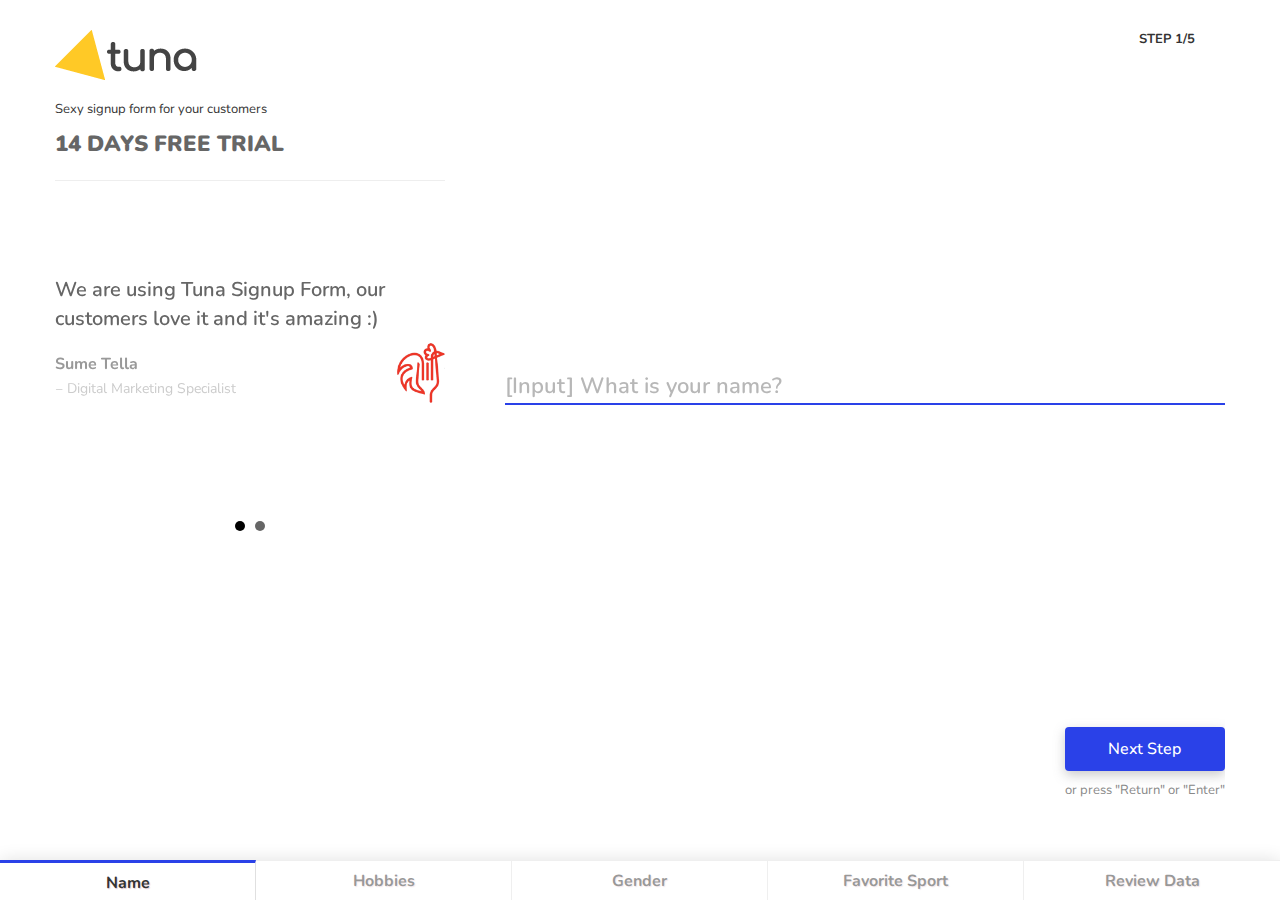
<file: demo/tuna/index.html>
<!DOCTYPE html>
<html>
  <head>
    <title>Signup Form</title>
    <meta charset="utf-8" />
    <meta
      name="viewport"
      content="width=device-width, initial-scale=1, maximum-scale=1"
    />
    <meta name="description" content="" />
    <meta name="author" content="" />
    <meta name="keywords" content="" />

    <!-- build:css -->
    <link rel="stylesheet" href="tunaform-assets/css/bootstrap.min.css" />
    <link rel="stylesheet" href="tunaform-assets/css/jquery.bxslider.min.css" />
    <link rel="stylesheet" href="tunaform-assets/css/font.css" />
    <link rel="stylesheet" href="tunaform-assets/css/uniform-default.css" />
    <link rel="stylesheet" href="tunaform-assets/css/bootstrap-select.css" />
    <link rel="stylesheet" href="tunaform-assets/css/sweetalert.css" />
    <link rel="stylesheet" href="tunaform-assets/css/style.css" />
    <!-- endbuild -->

    <!-- template:css -->
    <!-- endtemplate -->

    <!-- HTML5 shim and Respond.js for IE8 support of HTML5 elements and media queries -->
    <!--[if lt IE 9]>
      <script src="https://oss.maxcdn.com/html5shiv/3.7.2/html5shiv.min.js"></script>
      <script src="https://oss.maxcdn.com/respond/1.4.2/respond.min.js"></script>
    <![endif]-->
  </head>
  <body>
    <div class="tuna-loader-container">
      <div class="tuna-loader"></div>
    </div>

    <!-- < STEP BAR > -->
    <div class="st-container">
      <input
        type="radio"
        name="radio-set"
        checked="checked"
        id="st-control-1"
      />
      <a href="#st-panel-1" class="st-add"
        ><span class="icon-line-awesome-calendar"></span> Name</a
      >
      <input type="radio" name="radio-set" id="st-control-2" />
      <a href="#st-panel-2" class="st-add"
        ><span class="icon-line-awesome-calendar"></span> Hobbies</a
      >
      <input type="radio" name="radio-set" id="st-control-3" />
      <a href="#st-panel-3" class="st-add"
        ><span class="icon-line-awesome-calendar"></span> Gender</a
      >
      <input type="radio" name="radio-set" id="st-control-4" />
      <a href="#st-panel-4" class="st-add"
        ><span class="icon-line-awesome-calendar"></span> Favorite Sport</a
      >
      <input type="radio" name="radio-set" id="st-control-5" />
      <a href="#st-panel-5" class="st-add"
        ><span class="icon-line-awesome-map-signs"></span> Review Data</a
      >
    </div>
    <!-- </ STEP BAR > -->

    <div class="tuna-signup-container">
      <div class="bg-container">
        <div class="the-background">
          <div class="icon-one now-in-view"></div>
          <div class="icon-two now-in-view"></div>
          <div class="icon-two now-in-view"></div>
          <div class="icon-seventeen now-in-view"></div>
          <div class="icon-three now-in-view"></div>
          <div class="icon-six now-in-view"></div>
          <div class="icon-five now-in-view"></div>
          <div class="icon-four now-in-view"></div>
          <span class="icon-sixteen now-in-view"></span>
        </div>
      </div>

      <div class="container">
        <div class="row">
          <div class="tuna-signup-left col-md-4 col-sm-4">
            <img
              class="tuna-signup-logo"
              src="tunaform-assets/images/tuna-logo.png"
              alt="logo"
            />
            <p>Sexy signup form for your customers</p>
            <p class="tuna-trial">14 Days Free Trial</p>
            <hr />
            <div class="tuna-slider-container">
              <ul class="tuna-slider">
                <li class="tuna-signup-testimonial">
                  <i class="icon-quote"></i>
                  <p>
                    We are using Tuna Signup Form, our customers love it and
                    it's amazing :)
                  </p>
                  <img
                    src="tunaform-assets/images/testimonials/logo1.png"
                    alt=""
                  />
                  <b>Sume Tella<span>‒ Digital Marketing Specialist</span></b>
                </li>
                <li class="tuna-signup-testimonial">
                  <i class="icon-quote"></i>
                  <p>
                    We are using Tuna Signup Form, our customers love it and
                    it's amazing :)
                  </p>
                  <img
                    src="tunaform-assets/images/testimonials/logo1.png"
                    alt=""
                  />
                  <b>John Masculer<span>‒ Customer Service Department</span></b>
                </li>
              </ul>
            </div>
          </div>
          <div class="tuna-signup-right col-md-8 col-sm-8 ">
            <div class="steps-count">
              STEP <span class="step-current">1</span>/<span
                class="step-count"
              ></span>
            </div>

            <div class="tuna-steps">
              <div class="step step-active" data-step-id="1">
                <label class="formLabel" for="tn_name"
                  >[Input] What is your name?</label
                >
                <input
                  type="text"
                  class="formInput"
                  id="tn_name"
                  name="tn_name"
                  autocomplete="off"
                  spellcheck="false"
                />
                <div class="help-error">
                  <i class="icon icon-warning"></i> Name field is required!
                </div>
              </div>
              <div class="step" data-step-id="2">
                <div class="step-label">
                  [Checkboxes] What are your hobbies?
                </div>
                <label class="checkbox-inline"
                  ><input type="checkbox" value="READING" name="tn_hobbies[]" />
                  Reading Books</label
                >
                <label class="checkbox-inline"
                  ><input type="checkbox" value="GUITAR" name="tn_hobbies[]" />
                  Playing Guitar</label
                >
                <label class="checkbox-inline"
                  ><input type="checkbox" value="BICYCLE" name="tn_hobbies[]" />
                  Riding Bicycle</label
                >
                <label class="checkbox-inline"
                  ><input type="checkbox" value="BOWLING" name="tn_hobbies[]" />
                  Bowling</label
                >
                <div class="help-error">
                  <i class="icon icon-warning"></i> You must select an option at
                  least!
                </div>
              </div>
              <div class="step" data-step-id="3">
                <div class="step-label">[Radios] What is your gender?</div>
                <label class="radio-inline"
                  ><input type="radio" value="MALE" name="tn_gender" checked />
                  Male</label
                >
                <label class="radio-inline"
                  ><input type="radio" value="FEMALE" name="tn_gender" />
                  Female</label
                >
                <div class="help-error">
                  <i class="icon icon-warning"></i> You must select an option at
                  least!
                </div>
              </div>
              <div class="step" data-step-id="4">
                <div class="step-label">
                  [Dropdown] Select your favorite sport?
                </div>
                <select
                  id="tn_sport"
                  name="tn_sport"
                  class="selectpicker form-control"
                >
                  <option value="">Select an option</option>
                  <option value="FOOTBALL">Football</option>
                  <option value="BASKETBALL">Basketball</option>
                  <option value="TENNIS">Tennis</option>
                  <option value="RUGBY">Rugby</option>
                  <option value="GOLF">Golf</option>
                  <option value="SQUASH">Squash</option>
                </select>
                <div class="help-error">
                  <i class="icon icon-warning"></i> You must select your
                  favorite sport!
                </div>
              </div>
              <div class="step step-confirm" data-step-id="5">
                <form
                  action="post"
                  name="signupForm"
                  autocomplete="off"
                  class="form-horizontal"
                >
                  <div class="form-group">
                    <div class="control-label col-md-4">Name</div>
                    <div class="col-md-8">
                      <div class="input-container">
                        <input
                          type="text"
                          name="name"
                          autocomplete="off"
                          spellcheck="false"
                          class="form-control"
                        />
                        <a href="javascript:void(0)" class="editInput">EDIT</a>
                      </div>
                    </div>
                  </div>
                  <div class="form-group">
                    <div class="control-label col-md-4">Hobbies</div>
                    <div class="col-md-8">
                      <div class="input-container">
                        <select
                          name="hobbies[]"
                          class="selectpicker form-control"
                          multiple="multiple"
                        >
                          <option value="READING">Reading Books</option>
                          <option value="GUITAR">Playing Guitar</option>
                          <option value="BOWLING">Bowling</option>
                          <option value="BICYCLE">Riding Bicycle</option>
                        </select>
                        <a href="javascript:void(0)" class="editInput">EDIT</a>
                      </div>
                    </div>
                  </div>
                  <div class="form-group">
                    <div class="control-label col-md-4">Gender</div>
                    <div class="col-md-8">
                      <div class="input-container">
                        <select name="gender" class="selectpicker form-control">
                          <option value="MALE">Male</option>
                          <option value="FEMALE">Female</option>
                        </select>
                        <a href="javascript:void(0)" class="editInput">EDIT</a>
                      </div>
                    </div>
                  </div>
                  <div class="form-group">
                    <div class="control-label col-md-4">Favorite Sport</div>
                    <div class="col-md-8">
                      <div class="input-container">
                        <select name="sport" class="selectpicker form-control">
                          <option value="FOOTBALL">Football</option>
                          <option value="BASKETBALL">Basketball</option>
                          <option value="TENNIS">Tennis</option>
                          <option value="RUGBY">Rugby</option>
                          <option value="GOLF">Golf</option>
                          <option value="SQUASH">Squash</option>
                        </select>
                        <a href="javascript:void(0)" class="editInput">EDIT</a>
                      </div>
                    </div>
                  </div>
                  <div class="form-group">
                    <div
                      class="col-md-8 col-sm-12 col-md-offset-4 col-sm-offset-0"
                    >
                      <label class="checkbox-inline agreement">
                        <input
                          id="agreement"
                          name="agreement"
                          type="checkbox"
                        />I agree to the
                        <a href="#" target="_blank">terms of service</a>.
                      </label>
                    </div>
                  </div>

                  <div class="step-confirm-buttons">
                    <div>
                      <a
                        href="javascript:void(0)"
                        class="btn btn-white btn-rounded finishBtn"
                        >Ready, Let's Start!</a
                      >
                      <span>or press "Enter"</span>
                    </div>
                  </div>
                </form>
              </div>
            </div>
            <div class="button-container">
              <div>
                <a
                  href="javascript:void(0)"
                  class="btn button blue ripple-effect button-sliding-icon nextStep"
                  tabindex="0"
                  >Next Step <i class="icon-feather-check"></i
                ></a>
                <span class="return">or press "Return" or "Enter"</span>
              </div>
              <a
                href="javascript:void(0)"
                class="btn button gray prevStep"
                tabindex="1"
                >← Previous</a
              >
            </div>
          </div>
        </div>
      </div>
    </div>

    <!-- template:js -->
    <script src="js/jquery-3.3.1.min.js"></script>
    <script src="js/jquery-migrate-3.0.0.min.js"></script>
    <!-- endtemplate -->

    <!-- build:js -->
    <script
      type="text/javascript"
      src="tunaform-assets/js/bootstrap.min.js"
    ></script>
    <script
      type="text/javascript"
      src="tunaform-assets/js/jquery.bxslider.min.js"
    ></script>
    <script
      type="text/javascript"
      src="tunaform-assets/js/jquery.uniform.min.js"
    ></script>
    <script
      type="text/javascript"
      src="tunaform-assets/js/jquery.mask.min.js"
    ></script>
    <script
      type="text/javascript"
      src="tunaform-assets/js/bootstrap-select.min.js"
    ></script>
    <script
      type="text/javascript"
      src="tunaform-assets/js/sweetalert.min.js"
    ></script>
    <script type="text/javascript" src="tunaform-assets/js/main.js"></script>
    <!-- endbuild -->
  </body>
</html>
</file>
<file: demo/tuna/tunaform-assets/css/font.css>
@font-face {
    font-family: 'icomoon';
    src: url('../fonts/IcoMoon.ttf') format('truetype');
    font-weight: normal;
    font-style: normal;
}

.icon {
    /* use !important to prevent issues with browser extensions that change fonts */
    font-family: 'icomoon' !important;
    speak: none;
    font-style: normal;
    font-weight: normal;
    font-variant: normal;
    text-transform: none;
    line-height: 1;
    
    /* Enable Ligatures ================ */
    letter-spacing: 0;
    -webkit-font-feature-settings: "liga";
    -moz-font-feature-settings: "liga=1";
    -moz-font-feature-settings: "liga";
    -ms-font-feature-settings: "liga" 1;
    -o-font-feature-settings: "liga";
    font-feature-settings: "liga";

    /* Better Font Rendering =========== */
    -webkit-font-smoothing: antialiased;
    -moz-osx-font-smoothing: grayscale;
}

.icon-home:before {
    content: "\e900";
}
.icon-home2:before {
    content: "\e901";
}
.icon-home3:before {
    content: "\e902";
}
.icon-office:before {
    content: "\e903";
}
.icon-newspaper:before {
    content: "\e904";
}
.icon-pencil:before {
    content: "\e905";
}
.icon-pencil2:before {
    content: "\e906";
}
.icon-quill:before {
    content: "\e907";
}
.icon-pen:before {
    content: "\e908";
}
.icon-blog:before {
    content: "\e909";
}
.icon-eyedropper:before {
    content: "\e90a";
}
.icon-droplet:before {
    content: "\e90b";
}
.icon-paint-format:before {
    content: "\e90c";
}
.icon-image:before {
    content: "\e90d";
}
.icon-images:before {
    content: "\e90e";
}
.icon-camera:before {
    content: "\e90f";
}
.icon-headphones:before {
    content: "\e910";
}
.icon-music:before {
    content: "\e911";
}
.icon-play:before {
    content: "\e912";
}
.icon-film:before {
    content: "\e913";
}
.icon-video-camera:before {
    content: "\e914";
}
.icon-dice:before {
    content: "\e915";
}
.icon-pacman:before {
    content: "\e916";
}
.icon-spades:before {
    content: "\e917";
}
.icon-clubs:before {
    content: "\e918";
}
.icon-diamonds:before {
    content: "\e919";
}
.icon-bullhorn:before {
    content: "\e91a";
}
.icon-connection:before {
    content: "\e91b";
}
.icon-podcast:before {
    content: "\e91c";
}
.icon-feed:before {
    content: "\e91d";
}
.icon-mic:before {
    content: "\e91e";
}
.icon-book:before {
    content: "\e91f";
}
.icon-books:before {
    content: "\e920";
}
.icon-library:before {
    content: "\e921";
}
.icon-file-text:before {
    content: "\e922";
}
.icon-profile:before {
    content: "\e923";
}
.icon-file-empty:before {
    content: "\e924";
}
.icon-files-empty:before {
    content: "\e925";
}
.icon-file-text2:before {
    content: "\e926";
}
.icon-file-picture:before {
    content: "\e927";
}
.icon-file-music:before {
    content: "\e928";
}
.icon-file-play:before {
    content: "\e929";
}
.icon-file-video:before {
    content: "\e92a";
}
.icon-file-zip:before {
    content: "\e92b";
}
.icon-copy:before {
    content: "\e92c";
}
.icon-paste:before {
    content: "\e92d";
}
.icon-stack:before {
    content: "\e92e";
}
.icon-folder:before {
    content: "\e92f";
}
.icon-folder-open:before {
    content: "\e930";
}
.icon-folder-plus:before {
    content: "\e931";
}
.icon-folder-minus:before {
    content: "\e932";
}
.icon-folder-download:before {
    content: "\e933";
}
.icon-folder-upload:before {
    content: "\e934";
}
.icon-price-tag:before {
    content: "\e935";
}
.icon-price-tags:before {
    content: "\e936";
}
.icon-barcode:before {
    content: "\e937";
}
.icon-qrcode:before {
    content: "\e938";
}
.icon-ticket:before {
    content: "\e939";
}
.icon-cart:before {
    content: "\e93a";
}
.icon-coin-dollar:before {
    content: "\e93b";
}
.icon-coin-euro:before {
    content: "\e93c";
}
.icon-coin-pound:before {
    content: "\e93d";
}
.icon-coin-yen:before {
    content: "\e93e";
}
.icon-credit-card:before {
    content: "\e93f";
}
.icon-calculator:before {
    content: "\e940";
}
.icon-lifebuoy:before {
    content: "\e941";
}
.icon-phone:before {
    content: "\e942";
}
.icon-phone-hang-up:before {
    content: "\e943";
}
.icon-address-book:before {
    content: "\e944";
}
.icon-envelop:before {
    content: "\e945";
}
.icon-pushpin:before {
    content: "\e946";
}
.icon-location:before {
    content: "\e947";
}
.icon-location2:before {
    content: "\e948";
}
.icon-compass:before {
    content: "\e949";
}
.icon-compass2:before {
    content: "\e94a";
}
.icon-map:before {
    content: "\e94b";
}
.icon-map2:before {
    content: "\e94c";
}
.icon-history:before {
    content: "\e94d";
}
.icon-clock:before {
    content: "\e94e";
}
.icon-clock2:before {
    content: "\e94f";
}
.icon-alarm:before {
    content: "\e950";
}
.icon-bell:before {
    content: "\e951";
}
.icon-stopwatch:before {
    content: "\e952";
}
.icon-calendar:before {
    content: "\e953";
}
.icon-printer:before {
    content: "\e954";
}
.icon-keyboard:before {
    content: "\e955";
}
.icon-display:before {
    content: "\e956";
}
.icon-laptop:before {
    content: "\e957";
}
.icon-mobile:before {
    content: "\e958";
}
.icon-mobile2:before {
    content: "\e959";
}
.icon-tablet:before {
    content: "\e95a";
}
.icon-tv:before {
    content: "\e95b";
}
.icon-drawer:before {
    content: "\e95c";
}
.icon-drawer2:before {
    content: "\e95d";
}
.icon-box-add:before {
    content: "\e95e";
}
.icon-box-remove:before {
    content: "\e95f";
}
.icon-download:before {
    content: "\e960";
}
.icon-upload:before {
    content: "\e961";
}
.icon-floppy-disk:before {
    content: "\e962";
}
.icon-drive:before {
    content: "\e963";
}
.icon-database:before {
    content: "\e964";
}
.icon-undo:before {
    content: "\e965";
}
.icon-redo:before {
    content: "\e966";
}
.icon-undo2:before {
    content: "\e967";
}
.icon-redo2:before {
    content: "\e968";
}
.icon-forward:before {
    content: "\e969";
}
.icon-reply:before {
    content: "\e96a";
}
.icon-bubble:before {
    content: "\e96b";
}
.icon-bubbles:before {
    content: "\e96c";
}
.icon-bubbles2:before {
    content: "\e96d";
}
.icon-bubble2:before {
    content: "\e96e";
}
.icon-bubbles3:before {
    content: "\e96f";
}
.icon-bubbles4:before {
    content: "\e970";
}
.icon-user:before {
    content: "\e971";
}
.icon-users:before {
    content: "\e972";
}
.icon-user-plus:before {
    content: "\e973";
}
.icon-user-minus:before {
    content: "\e974";
}
.icon-user-check:before {
    content: "\e975";
}
.icon-user-tie:before {
    content: "\e976";
}
.icon-quotes-left:before {
    content: "\e977";
}
.icon-quotes-right:before {
    content: "\e978";
}
.icon-hour-glass:before {
    content: "\e979";
}
.icon-spinner:before {
    content: "\e97a";
}
.icon-spinner2:before {
    content: "\e97b";
}
.icon-spinner3:before {
    content: "\e97c";
}
.icon-spinner4:before {
    content: "\e97d";
}
.icon-spinner5:before {
    content: "\e97e";
}
.icon-spinner6:before {
    content: "\e97f";
}
.icon-spinner7:before {
    content: "\e980";
}
.icon-spinner8:before {
    content: "\e981";
}
.icon-spinner9:before {
    content: "\e982";
}
.icon-spinner10:before {
    content: "\e983";
}
.icon-spinner11:before {
    content: "\e984";
}
.icon-binoculars:before {
    content: "\e985";
}
.icon-search:before {
    content: "\e986";
}
.icon-zoom-in:before {
    content: "\e987";
}
.icon-zoom-out:before {
    content: "\e988";
}
.icon-enlarge:before {
    content: "\e989";
}
.icon-shrink:before {
    content: "\e98a";
}
.icon-enlarge2:before {
    content: "\e98b";
}
.icon-shrink2:before {
    content: "\e98c";
}
.icon-key:before {
    content: "\e98d";
}
.icon-key2:before {
    content: "\e98e";
}
.icon-lock:before {
    content: "\e98f";
}
.icon-unlocked:before {
    content: "\e990";
}
.icon-wrench:before {
    content: "\e991";
}
.icon-equalizer:before {
    content: "\e992";
}
.icon-equalizer2:before {
    content: "\e993";
}
.icon-cog:before {
    content: "\e994";
}
.icon-cogs:before {
    content: "\e995";
}
.icon-hammer:before {
    content: "\e996";
}
.icon-magic-wand:before {
    content: "\e997";
}
.icon-aid-kit:before {
    content: "\e998";
}
.icon-bug:before {
    content: "\e999";
}
.icon-pie-chart:before {
    content: "\e99a";
}
.icon-stats-dots:before {
    content: "\e99b";
}
.icon-stats-bars:before {
    content: "\e99c";
}
.icon-stats-bars2:before {
    content: "\e99d";
}
.icon-trophy:before {
    content: "\e99e";
}
.icon-gift:before {
    content: "\e99f";
}
.icon-glass:before {
    content: "\e9a0";
}
.icon-glass2:before {
    content: "\e9a1";
}
.icon-mug:before {
    content: "\e9a2";
}
.icon-spoon-knife:before {
    content: "\e9a3";
}
.icon-leaf:before {
    content: "\e9a4";
}
.icon-rocket:before {
    content: "\e9a5";
}
.icon-meter:before {
    content: "\e9a6";
}
.icon-meter2:before {
    content: "\e9a7";
}
.icon-hammer2:before {
    content: "\e9a8";
}
.icon-fire:before {
    content: "\e9a9";
}
.icon-lab:before {
    content: "\e9aa";
}
.icon-magnet:before {
    content: "\e9ab";
}
.icon-bin:before {
    content: "\e9ac";
}
.icon-bin2:before {
    content: "\e9ad";
}
.icon-briefcase:before {
    content: "\e9ae";
}
.icon-airplane:before {
    content: "\e9af";
}
.icon-truck:before {
    content: "\e9b0";
}
.icon-road:before {
    content: "\e9b1";
}
.icon-accessibility:before {
    content: "\e9b2";
}
.icon-target:before {
    content: "\e9b3";
}
.icon-shield:before {
    content: "\e9b4";
}
.icon-power:before {
    content: "\e9b5";
}
.icon-switch:before {
    content: "\e9b6";
}
.icon-power-cord:before {
    content: "\e9b7";
}
.icon-clipboard:before {
    content: "\e9b8";
}
.icon-list-numbered:before {
    content: "\e9b9";
}
.icon-list:before {
    content: "\e9ba";
}
.icon-list2:before {
    content: "\e9bb";
}
.icon-tree:before {
    content: "\e9bc";
}
.icon-menu:before {
    content: "\e9bd";
}
.icon-menu2:before {
    content: "\e9be";
}
.icon-menu3:before {
    content: "\e9bf";
}
.icon-menu4:before {
    content: "\e9c0";
}
.icon-cloud:before {
    content: "\e9c1";
}
.icon-cloud-download:before {
    content: "\e9c2";
}
.icon-cloud-upload:before {
    content: "\e9c3";
}
.icon-cloud-check:before {
    content: "\e9c4";
}
.icon-download2:before {
    content: "\e9c5";
}
.icon-upload2:before {
    content: "\e9c6";
}
.icon-download3:before {
    content: "\e9c7";
}
.icon-upload3:before {
    content: "\e9c8";
}
.icon-sphere:before {
    content: "\e9c9";
}
.icon-earth:before {
    content: "\e9ca";
}
.icon-link:before {
    content: "\e9cb";
}
.icon-flag:before {
    content: "\e9cc";
}
.icon-attachment:before {
    content: "\e9cd";
}
.icon-eye:before {
    content: "\e9ce";
}
.icon-eye-plus:before {
    content: "\e9cf";
}
.icon-eye-minus:before {
    content: "\e9d0";
}
.icon-eye-blocked:before {
    content: "\e9d1";
}
.icon-bookmark:before {
    content: "\e9d2";
}
.icon-bookmarks:before {
    content: "\e9d3";
}
.icon-sun:before {
    content: "\e9d4";
}
.icon-contrast:before {
    content: "\e9d5";
}
.icon-brightness-contrast:before {
    content: "\e9d6";
}
.icon-star-empty:before {
    content: "\e9d7";
}
.icon-star-half:before {
    content: "\e9d8";
}
.icon-star-full:before {
    content: "\e9d9";
}
.icon-heart:before {
    content: "\e9da";
}
.icon-heart-broken:before {
    content: "\e9db";
}
.icon-man:before {
    content: "\e9dc";
}
.icon-woman:before {
    content: "\e9dd";
}
.icon-man-woman:before {
    content: "\e9de";
}
.icon-happy:before {
    content: "\e9df";
}
.icon-happy2:before {
    content: "\e9e0";
}
.icon-smile:before {
    content: "\e9e1";
}
.icon-smile2:before {
    content: "\e9e2";
}
.icon-tongue:before {
    content: "\e9e3";
}
.icon-tongue2:before {
    content: "\e9e4";
}
.icon-sad:before {
    content: "\e9e5";
}
.icon-sad2:before {
    content: "\e9e6";
}
.icon-wink:before {
    content: "\e9e7";
}
.icon-wink2:before {
    content: "\e9e8";
}
.icon-grin:before {
    content: "\e9e9";
}
.icon-grin2:before {
    content: "\e9ea";
}
.icon-cool:before {
    content: "\e9eb";
}
.icon-cool2:before {
    content: "\e9ec";
}
.icon-angry:before {
    content: "\e9ed";
}
.icon-angry2:before {
    content: "\e9ee";
}
.icon-evil:before {
    content: "\e9ef";
}
.icon-evil2:before {
    content: "\e9f0";
}
.icon-shocked:before {
    content: "\e9f1";
}
.icon-shocked2:before {
    content: "\e9f2";
}
.icon-baffled:before {
    content: "\e9f3";
}
.icon-baffled2:before {
    content: "\e9f4";
}
.icon-confused:before {
    content: "\e9f5";
}
.icon-confused2:before {
    content: "\e9f6";
}
.icon-neutral:before {
    content: "\e9f7";
}
.icon-neutral2:before {
    content: "\e9f8";
}
.icon-hipster:before {
    content: "\e9f9";
}
.icon-hipster2:before {
    content: "\e9fa";
}
.icon-wondering:before {
    content: "\e9fb";
}
.icon-wondering2:before {
    content: "\e9fc";
}
.icon-sleepy:before {
    content: "\e9fd";
}
.icon-sleepy2:before {
    content: "\e9fe";
}
.icon-frustrated:before {
    content: "\e9ff";
}
.icon-frustrated2:before {
    content: "\ea00";
}
.icon-crying:before {
    content: "\ea01";
}
.icon-crying2:before {
    content: "\ea02";
}
.icon-point-up:before {
    content: "\ea03";
}
.icon-point-right:before {
    content: "\ea04";
}
.icon-point-down:before {
    content: "\ea05";
}
.icon-point-left:before {
    content: "\ea06";
}
.icon-warning:before {
    content: "\ea07";
}
.icon-notification:before {
    content: "\ea08";
}
.icon-question:before {
    content: "\ea09";
}
.icon-plus:before {
    content: "\ea0a";
}
.icon-minus:before {
    content: "\ea0b";
}
.icon-info:before {
    content: "\ea0c";
}
.icon-cancel-circle:before {
    content: "\ea0d";
}
.icon-blocked:before {
    content: "\ea0e";
}
.icon-cross:before {
    content: "\ea0f";
}
.icon-checkmark:before {
    content: "\ea10";
}
.icon-checkmark2:before {
    content: "\ea11";
}
.icon-spell-check:before {
    content: "\ea12";
}
.icon-enter:before {
    content: "\ea13";
}
.icon-exit:before {
    content: "\ea14";
}
.icon-play2:before {
    content: "\ea15";
}
.icon-pause:before {
    content: "\ea16";
}
.icon-stop:before {
    content: "\ea17";
}
.icon-previous:before {
    content: "\ea18";
}
.icon-next:before {
    content: "\ea19";
}
.icon-backward:before {
    content: "\ea1a";
}
.icon-forward2:before {
    content: "\ea1b";
}
.icon-play3:before {
    content: "\ea1c";
}
.icon-pause2:before {
    content: "\ea1d";
}
.icon-stop2:before {
    content: "\ea1e";
}
.icon-backward2:before {
    content: "\ea1f";
}
.icon-forward3:before {
    content: "\ea20";
}
.icon-first:before {
    content: "\ea21";
}
.icon-last:before {
    content: "\ea22";
}
.icon-previous2:before {
    content: "\ea23";
}
.icon-next2:before {
    content: "\ea24";
}
.icon-eject:before {
    content: "\ea25";
}
.icon-volume-high:before {
    content: "\ea26";
}
.icon-volume-medium:before {
    content: "\ea27";
}
.icon-volume-low:before {
    content: "\ea28";
}
.icon-volume-mute:before {
    content: "\ea29";
}
.icon-volume-mute2:before {
    content: "\ea2a";
}
.icon-volume-increase:before {
    content: "\ea2b";
}
.icon-volume-decrease:before {
    content: "\ea2c";
}
.icon-loop:before {
    content: "\ea2d";
}
.icon-loop2:before {
    content: "\ea2e";
}
.icon-infinite:before {
    content: "\ea2f";
}
.icon-shuffle:before {
    content: "\ea30";
}
.icon-arrow-up-left:before {
    content: "\ea31";
}
.icon-arrow-up:before {
    content: "\ea32";
}
.icon-arrow-up-right:before {
    content: "\ea33";
}
.icon-arrow-right:before {
    content: "\ea34";
}
.icon-arrow-down-right:before {
    content: "\ea35";
}
.icon-arrow-down:before {
    content: "\ea36";
}
.icon-arrow-down-left:before {
    content: "\ea37";
}
.icon-arrow-left:before {
    content: "\ea38";
}
.icon-arrow-up-left2:before {
    content: "\ea39";
}
.icon-arrow-up2:before {
    content: "\ea3a";
}
.icon-arrow-up-right2:before {
    content: "\ea3b";
}
.icon-arrow-right2:before {
    content: "\ea3c";
}
.icon-arrow-down-right2:before {
    content: "\ea3d";
}
.icon-arrow-down2:before {
    content: "\ea3e";
}
.icon-arrow-down-left2:before {
    content: "\ea3f";
}
.icon-arrow-left2:before {
    content: "\ea40";
}
.icon-circle-up:before {
    content: "\ea41";
}
.icon-circle-right:before {
    content: "\ea42";
}
.icon-circle-down:before {
    content: "\ea43";
}
.icon-circle-left:before {
    content: "\ea44";
}
.icon-tab:before {
    content: "\ea45";
}
.icon-move-up:before {
    content: "\ea46";
}
.icon-move-down:before {
    content: "\ea47";
}
.icon-sort-alpha-asc:before {
    content: "\ea48";
}
.icon-sort-alpha-desc:before {
    content: "\ea49";
}
.icon-sort-numeric-asc:before {
    content: "\ea4a";
}
.icon-sort-numberic-desc:before {
    content: "\ea4b";
}
.icon-sort-amount-asc:before {
    content: "\ea4c";
}
.icon-sort-amount-desc:before {
    content: "\ea4d";
}
.icon-command:before {
    content: "\ea4e";
}
.icon-shift:before {
    content: "\ea4f";
}
.icon-ctrl:before {
    content: "\ea50";
}
.icon-opt:before {
    content: "\ea51";
}
.icon-checkbox-checked:before {
    content: "\ea52";
}
.icon-checkbox-unchecked:before {
    content: "\ea53";
}
.icon-radio-checked:before {
    content: "\ea54";
}
.icon-radio-checked2:before {
    content: "\ea55";
}
.icon-radio-unchecked:before {
    content: "\ea56";
}
.icon-crop:before {
    content: "\ea57";
}
.icon-make-group:before {
    content: "\ea58";
}
.icon-ungroup:before {
    content: "\ea59";
}
.icon-scissors:before {
    content: "\ea5a";
}
.icon-filter:before {
    content: "\ea5b";
}
.icon-font:before {
    content: "\ea5c";
}
.icon-ligature:before {
    content: "\ea5d";
}
.icon-ligature2:before {
    content: "\ea5e";
}
.icon-text-height:before {
    content: "\ea5f";
}
.icon-text-width:before {
    content: "\ea60";
}
.icon-font-size:before {
    content: "\ea61";
}
.icon-bold:before {
    content: "\ea62";
}
.icon-underline:before {
    content: "\ea63";
}
.icon-italic:before {
    content: "\ea64";
}
.icon-strikethrough:before {
    content: "\ea65";
}
.icon-omega:before {
    content: "\ea66";
}
.icon-sigma:before {
    content: "\ea67";
}
.icon-page-break:before {
    content: "\ea68";
}
.icon-superscript:before {
    content: "\ea69";
}
.icon-subscript:before {
    content: "\ea6a";
}
.icon-superscript2:before {
    content: "\ea6b";
}
.icon-subscript2:before {
    content: "\ea6c";
}
.icon-text-color:before {
    content: "\ea6d";
}
.icon-pagebreak:before {
    content: "\ea6e";
}
.icon-clear-formatting:before {
    content: "\ea6f";
}
.icon-table:before {
    content: "\ea70";
}
.icon-table2:before {
    content: "\ea71";
}
.icon-insert-template:before {
    content: "\ea72";
}
.icon-pilcrow:before {
    content: "\ea73";
}
.icon-ltr:before {
    content: "\ea74";
}
.icon-rtl:before {
    content: "\ea75";
}
.icon-section:before {
    content: "\ea76";
}
.icon-paragraph-left:before {
    content: "\ea77";
}
.icon-paragraph-center:before {
    content: "\ea78";
}
.icon-paragraph-right:before {
    content: "\ea79";
}
.icon-paragraph-justify:before {
    content: "\ea7a";
}
.icon-indent-increase:before {
    content: "\ea7b";
}
.icon-indent-decrease:before {
    content: "\ea7c";
}
.icon-share:before {
    content: "\ea7d";
}
.icon-new-tab:before {
    content: "\ea7e";
}
.icon-embed:before {
    content: "\ea7f";
}
.icon-embed2:before {
    content: "\ea80";
}
.icon-terminal:before {
    content: "\ea81";
}
.icon-share2:before {
    content: "\ea82";
}
.icon-mail:before {
    content: "\ea83";
}
.icon-mail2:before {
    content: "\ea84";
}
.icon-mail3:before {
    content: "\ea85";
}
.icon-mail4:before {
    content: "\ea86";
}
.icon-amazon:before {
    content: "\ea87";
}
.icon-google:before {
    content: "\ea88";
}
.icon-google2:before {
    content: "\ea89";
}
.icon-google3:before {
    content: "\ea8a";
}
.icon-google-plus:before {
    content: "\ea8b";
}
.icon-google-plus2:before {
    content: "\ea8c";
}
.icon-google-plus3:before {
    content: "\ea8d";
}
.icon-hangouts:before {
    content: "\ea8e";
}
.icon-google-drive:before {
    content: "\ea8f";
}
.icon-facebook:before {
    content: "\ea90";
}
.icon-facebook2:before {
    content: "\ea91";
}
.icon-instagram:before {
    content: "\ea92";
}
.icon-whatsapp:before {
    content: "\ea93";
}
.icon-spotify:before {
    content: "\ea94";
}
.icon-telegram:before {
    content: "\ea95";
}
.icon-twitter:before {
    content: "\ea96";
}
.icon-vine:before {
    content: "\ea97";
}
.icon-vk:before {
    content: "\ea98";
}
.icon-renren:before {
    content: "\ea99";
}
.icon-sina-weibo:before {
    content: "\ea9a";
}
.icon-rss:before {
    content: "\ea9b";
}
.icon-rss2:before {
    content: "\ea9c";
}
.icon-youtube:before {
    content: "\ea9d";
}
.icon-youtube2:before {
    content: "\ea9e";
}
.icon-twitch:before {
    content: "\ea9f";
}
.icon-vimeo:before {
    content: "\eaa0";
}
.icon-vimeo2:before {
    content: "\eaa1";
}
.icon-lanyrd:before {
    content: "\eaa2";
}
.icon-flickr:before {
    content: "\eaa3";
}
.icon-flickr2:before {
    content: "\eaa4";
}
.icon-flickr3:before {
    content: "\eaa5";
}
.icon-flickr4:before {
    content: "\eaa6";
}
.icon-dribbble:before {
    content: "\eaa7";
}
.icon-behance:before {
    content: "\eaa8";
}
.icon-behance2:before {
    content: "\eaa9";
}
.icon-deviantart:before {
    content: "\eaaa";
}
.icon-500px:before {
    content: "\eaab";
}
.icon-steam:before {
    content: "\eaac";
}
.icon-steam2:before {
    content: "\eaad";
}
.icon-dropbox:before {
    content: "\eaae";
}
.icon-onedrive:before {
    content: "\eaaf";
}
.icon-github:before {
    content: "\eab0";
}
.icon-npm:before {
    content: "\eab1";
}
.icon-basecamp:before {
    content: "\eab2";
}
.icon-trello:before {
    content: "\eab3";
}
.icon-wordpress:before {
    content: "\eab4";
}
.icon-joomla:before {
    content: "\eab5";
}
.icon-ello:before {
    content: "\eab6";
}
.icon-blogger:before {
    content: "\eab7";
}
.icon-blogger2:before {
    content: "\eab8";
}
.icon-tumblr:before {
    content: "\eab9";
}
.icon-tumblr2:before {
    content: "\eaba";
}
.icon-yahoo:before {
    content: "\eabb";
}
.icon-yahoo2:before {
    content: "\eabc";
}
.icon-tux:before {
    content: "\eabd";
}
.icon-appleinc:before {
    content: "\eabe";
}
.icon-finder:before {
    content: "\eabf";
}
.icon-android:before {
    content: "\eac0";
}
.icon-windows:before {
    content: "\eac1";
}
.icon-windows8:before {
    content: "\eac2";
}
.icon-soundcloud:before {
    content: "\eac3";
}
.icon-soundcloud2:before {
    content: "\eac4";
}
.icon-skype:before {
    content: "\eac5";
}
.icon-reddit:before {
    content: "\eac6";
}
.icon-hackernews:before {
    content: "\eac7";
}
.icon-wikipedia:before {
    content: "\eac8";
}
.icon-linkedin:before {
    content: "\eac9";
}
.icon-linkedin2:before {
    content: "\eaca";
}
.icon-lastfm:before {
    content: "\eacb";
}
.icon-lastfm2:before {
    content: "\eacc";
}
.icon-delicious:before {
    content: "\eacd";
}
.icon-stumbleupon:before {
    content: "\eace";
}
.icon-stumbleupon2:before {
    content: "\eacf";
}
.icon-stackoverflow:before {
    content: "\ead0";
}
.icon-pinterest:before {
    content: "\ead1";
}
.icon-pinterest2:before {
    content: "\ead2";
}
.icon-xing:before {
    content: "\ead3";
}
.icon-xing2:before {
    content: "\ead4";
}
.icon-flattr:before {
    content: "\ead5";
}
.icon-foursquare:before {
    content: "\ead6";
}
.icon-yelp:before {
    content: "\ead7";
}
.icon-paypal:before {
    content: "\ead8";
}
.icon-chrome:before {
    content: "\ead9";
}
.icon-firefox:before {
    content: "\eada";
}
.icon-IE:before {
    content: "\eadb";
}
.icon-edge:before {
    content: "\eadc";
}
.icon-safari:before {
    content: "\eadd";
}
.icon-opera:before {
    content: "\eade";
}
.icon-file-pdf:before {
    content: "\eadf";
}
.icon-file-openoffice:before {
    content: "\eae0";
}
.icon-file-word:before {
    content: "\eae1";
}
.icon-file-excel:before {
    content: "\eae2";
}
.icon-libreoffice:before {
    content: "\eae3";
}
.icon-html-five:before {
    content: "\eae4";
}
.icon-html-five2:before {
    content: "\eae5";
}
.icon-css3:before {
    content: "\eae6";
}
.icon-git:before {
    content: "\eae7";
}
.icon-codepen:before {
    content: "\eae8";
}
.icon-svg:before {
    content: "\eae9";
}
.icon-IcoMoon:before {
    content: "\eaea";
}
.icon-uni21:before {
    content: "\21";
}
.icon-uni22:before {
    content: "\22";
}
.icon-uni23:before {
    content: "\23";
}
.icon-uni24:before {
    content: "\24";
}
.icon-uni25:before {
    content: "\25";
}
.icon-uni26:before {
    content: "\26";
}
.icon-uni27:before {
    content: "\27";
}
.icon-uni28:before {
    content: "\28";
}
.icon-uni29:before {
    content: "\29";
}
.icon-uni2A:before {
    content: "\2a";
}
.icon-uni2B:before {
    content: "\2b";
}
.icon-uni2C:before {
    content: "\2c";
}
.icon-uni2D:before {
    content: "\2d";
}
.icon-uni2E:before {
    content: "\2e";
}
.icon-uni2F:before {
    content: "\2f";
}
.icon-uni30:before {
    content: "\30";
}
.icon-uni31:before {
    content: "\31";
}
.icon-uni32:before {
    content: "\32";
}
.icon-uni33:before {
    content: "\33";
}
.icon-uni34:before {
    content: "\34";
}
.icon-uni35:before {
    content: "\35";
}
.icon-uni36:before {
    content: "\36";
}
.icon-uni37:before {
    content: "\37";
}
.icon-uni38:before {
    content: "\38";
}
.icon-uni39:before {
    content: "\39";
}
.icon-uni3A:before {
    content: "\3a";
}
.icon-uni3B:before {
    content: "\3b";
}
.icon-uni3C:before {
    content: "\3c";
}
.icon-uni3D:before {
    content: "\3d";
}
.icon-uni3E:before {
    content: "\3e";
}
.icon-uni3F:before {
    content: "\3f";
}
.icon-uni40:before {
    content: "\40";
}
.icon-uni41:before {
    content: "\41";
}
.icon-uni42:before {
    content: "\42";
}
.icon-uni43:before {
    content: "\43";
}
.icon-uni44:before {
    content: "\44";
}
.icon-uni45:before {
    content: "\45";
}
.icon-uni46:before {
    content: "\46";
}
.icon-uni47:before {
    content: "\47";
}
.icon-uni48:before {
    content: "\48";
}
.icon-uni49:before {
    content: "\49";
}
.icon-uni4A:before {
    content: "\4a";
}
.icon-uni4B:before {
    content: "\4b";
}
.icon-uni4C:before {
    content: "\4c";
}
.icon-uni4D:before {
    content: "\4d";
}
.icon-uni4E:before {
    content: "\4e";
}
.icon-uni4F:before {
    content: "\4f";
}
.icon-uni50:before {
    content: "\50";
}
.icon-uni51:before {
    content: "\51";
}
.icon-uni52:before {
    content: "\52";
}
.icon-uni53:before {
    content: "\53";
}
.icon-uni54:before {
    content: "\54";
}
.icon-uni55:before {
    content: "\55";
}
.icon-uni56:before {
    content: "\56";
}
.icon-uni57:before {
    content: "\57";
}
.icon-uni58:before {
    content: "\58";
}
.icon-uni59:before {
    content: "\59";
}
.icon-uni5A:before {
    content: "\5a";
}
.icon-uni5B:before {
    content: "\5b";
}
.icon-uni5C:before {
    content: "\5c";
}
.icon-uni5D:before {
    content: "\5d";
}
.icon-uni5E:before {
    content: "\5e";
}
.icon-uni5F:before {
    content: "\5f";
}
.icon-uni60:before {
    content: "\60";
}
.icon-uni61:before {
    content: "\61";
}
.icon-uni62:before {
    content: "\62";
}
.icon-uni63:before {
    content: "\63";
}
.icon-uni64:before {
    content: "\64";
}
.icon-uni65:before {
    content: "\65";
}
.icon-uni66:before {
    content: "\66";
}
.icon-uni67:before {
    content: "\67";
}
.icon-uni68:before {
    content: "\68";
}
.icon-uni69:before {
    content: "\69";
}
.icon-uni6A:before {
    content: "\6a";
}
.icon-uni6B:before {
    content: "\6b";
}
.icon-uni6C:before {
    content: "\6c";
}
.icon-uni6D:before {
    content: "\6d";
}
.icon-uni6E:before {
    content: "\6e";
}
.icon-uni6F:before {
    content: "\6f";
}
.icon-uni70:before {
    content: "\70";
}
.icon-uni71:before {
    content: "\71";
}
.icon-uni72:before {
    content: "\72";
}
.icon-uni73:before {
    content: "\73";
}
.icon-uni74:before {
    content: "\74";
}
.icon-uni75:before {
    content: "\75";
}
.icon-uni76:before {
    content: "\76";
}
.icon-uni77:before {
    content: "\77";
}
.icon-uni78:before {
    content: "\78";
}
.icon-uni79:before {
    content: "\79";
}
.icon-uni7A:before {
    content: "\7a";
}
.icon-uni7B:before {
    content: "\7b";
}
.icon-uni7C:before {
    content: "\7c";
}
.icon-uni7D:before {
    content: "\7d";
}
.icon-uni7E:before {
    content: "\7e";
}
.icon-uniA9:before {
    content: "\a9";
}
</file>
<file: demo/tuna/tunaform-assets/css/uniform-default.css>
.checker {
    position: relative;
    display: inline-block;
    cursor: pointer;
    vertical-align: middle
}
.checker,
.checker input,
.checker span {
    width: 18px;
    height: 18px
}
.checker span {
    color: #777;
    border: 2px solid #777;
    display: inline-block;
    text-align: center;
    position: relative;
    border-radius: 2px
}
.checker span:after {
    content: "\ea10";
    font-family: icomoon;
    font-size: 16px;
    color: inherit;
    line-height: 1;
    position: absolute;
    top: -1px;
    left: -1px;
    -webkit-font-smoothing: antialiased;
    -moz-osx-font-smoothing: grayscale;
    opacity: 0;
    -webkit-transform: scale(0);
    -ms-transform: scale(0);
    -o-transform: scale(0);
    transform: scale(0);
    -webkit-transition-duration: .1s;
    transition-duration: .1s
}
.checker span.checked {
    border-color: transparent;
    -webkit-transition-duration: .1s;
    transition-duration: .1s
}
.checker span.checked:after {
    opacity: 1;
    -webkit-transform: scale(1);
    -ms-transform: scale(1);
    -o-transform: scale(1);
    transform: scale(1)
}
.checker input[type=checkbox],
.radio input[type=radio] {
    border: none;
    background: 0 0;
    display: -moz-inline-box;
    display: inline-block;
    margin: 0;
    vertical-align: top;
    cursor: pointer;
    position: absolute;
    top: -2px;
    left: -2px;
    z-index: 2;
    opacity: 0
}
.checkbox .checker,
.checkbox-inline .checker {
    position: absolute;
    top: 1px;
    left: 0
}
.form-horizontal .checkbox .checker,
.form-horizontal .checkbox-inline .checker {
    top: 10px
}
.checkbox-right .checker {
    left: auto;
    right: 0
}
.checker.disabled {
    opacity: .5
}
.checker.disabled,
.checker.disabled input[type=checkbox] {
    cursor: not-allowed
}
.checkbox-inline:active .checker.disabled span:after,
.checkbox>label:active .checker.disabled span:after {
    opacity: 0
}
.checkbox-inline:active .checker.disabled span.checked:after,
.checkbox>label:active .checker.disabled span.checked:after {
    opacity: 1
}
.checker[class*=border-] span {
    color: inherit
}
.checker[class*=border-] span:not(.checked) {
    border-color: inherit
}


.checker span:after,
.radio span:after {
    -webkit-transition: all ease-in-out .15s;
    -o-transition: all ease-in-out .15s;
    transition: all ease-in-out .15s
}

.checker span {
    -webkit-transition: border-color ease-in-out .15s;
    -o-transition: border-color ease-in-out .15s;
    transition: border-color ease-in-out .15s
}


.radio {
    position: relative;
    display: inline-block;
    cursor: pointer;
    vertical-align: middle;
    border-radius: 100%
}
.radio,
.radio input,
.radio span {
    width: 18px;
    height: 18px;
    margin:0;
}
.radio span {
    border: 2px solid #777;
    display: -moz-inline-box;
    display: inline-block;
    border-radius: 100%;
    text-align: center;
    position: relative
}
.radio span:after {
    content: "";
    position: absolute;
    top: 3px;
    left: 3px;
    border: 4px solid;
    border-color: inherit;
    width: 0;
    height: 0;
    border-radius: 100%;
    opacity: 0;
    -webkit-transform: scale(0);
    -ms-transform: scale(0);
    -o-transform: scale(0);
    transform: scale(0)
}
.radio span.checked:after {
    opacity: 1;
    -webkit-transform: scale(1);
    -ms-transform: scale(1);
    -o-transform: scale(1);
    transform: scale(1)
}
.radio .radio,
.radio-inline .radio {
    position: absolute;
    top: 1px;
    left: 0
}
.form-horizontal .radio .radio,
.form-horizontal .radio-inline .radio {
    top: 10px
}
.radio-right .radio {
    left: auto;
    right: 0
}
.radio.active span:after,
.radio-inline:active .radio span:after,
.radio>label:active .radio span:after {
    opacity: .75
}
.radio.disabled {
    opacity: .5
}
.radio.disabled,
.radio.disabled input[type=radio] {
    cursor: not-allowed
}
.radio-inline:active .radio.disabled span:after,
.radio>label:active .radio.disabled span:after {
    opacity: 0
}
.radio-inline:active .radio.disabled span.checked:after,
.radio>label:active .radio.disabled span.checked:after {
    opacity: 1
}
.radio[class*=border-] span {
    border-color: inherit
}
.radio[class*=border-] span:after {
    border-color: inherit
}
.bootstrap-select > .dropdown-toggle.bs-placeholder {
	color: #777 !important;
}
</file>
<file: demo/tuna/tunaform-assets/css/sweetalert.css>
body.stop-scrolling {
  height: 100%;
  overflow: hidden; }

.sweet-overlay {
  background-color: black;
  /* IE8 */
  -ms-filter: "progid:DXImageTransform.Microsoft.Alpha(Opacity=40)";
  /* IE8 */
  background-color: rgba(0, 0, 0, 0.4);
  position: fixed;
  left: 0;
  right: 0;
  top: 0;
  bottom: 0;
  display: none;
  z-index: 10000; }

.sweet-alert {
  background-color: white;
  font-family: 'Open Sans', 'Helvetica Neue', Helvetica, Arial, sans-serif;
  width: 478px;
  padding: 17px;
  border-radius: 5px;
  text-align: center;
  position: fixed;
  left: 50%;
  top: 50%;
  margin-left: -256px;
  margin-top: -200px;
  overflow: hidden;
  display: none;
  z-index: 99999; }
  @media all and (max-width: 540px) {
    .sweet-alert {
      width: auto;
      margin-left: 0;
      margin-right: 0;
      left: 15px;
      right: 15px; } }
  .sweet-alert h2 {
    color: #575757;
    font-size: 30px;
    text-align: center;
    font-weight: 600;
    text-transform: none;
    position: relative;
    margin: 25px 0;
    padding: 0;
    line-height: 40px;
    display: block; }
  .sweet-alert p {
    color: #797979;
    font-size: 16px;
    text-align: center;
    font-weight: 300;
    position: relative;
    text-align: inherit;
    float: none;
    margin: 0;
    padding: 0;
    line-height: normal; }
  .sweet-alert fieldset {
    border: none;
    position: relative; }
  .sweet-alert .sa-error-container {
    background-color: #f1f1f1;
    margin-left: -17px;
    margin-right: -17px;
    overflow: hidden;
    padding: 0 10px;
    max-height: 0;
    webkit-transition: padding 0.15s, max-height 0.15s;
    transition: padding 0.15s, max-height 0.15s; }
    .sweet-alert .sa-error-container.show {
      padding: 10px 0;
      max-height: 100px;
      webkit-transition: padding 0.2s, max-height 0.2s;
      transition: padding 0.25s, max-height 0.25s; }
    .sweet-alert .sa-error-container .icon {
      display: inline-block;
      width: 24px;
      height: 24px;
      border-radius: 50%;
      background-color: #ea7d7d;
      color: white;
      line-height: 24px;
      text-align: center;
      margin-right: 3px; }
    .sweet-alert .sa-error-container p {
      display: inline-block; }
  .sweet-alert .sa-input-error {
    position: absolute;
    top: 29px;
    right: 26px;
    width: 20px;
    height: 20px;
    opacity: 0;
    -webkit-transform: scale(0.5);
    transform: scale(0.5);
    -webkit-transform-origin: 50% 50%;
    transform-origin: 50% 50%;
    -webkit-transition: all 0.1s;
    transition: all 0.1s; }
    .sweet-alert .sa-input-error::before, .sweet-alert .sa-input-error::after {
      content: "";
      width: 20px;
      height: 6px;
      background-color: #f06e57;
      border-radius: 3px;
      position: absolute;
      top: 50%;
      margin-top: -4px;
      left: 50%;
      margin-left: -9px; }
    .sweet-alert .sa-input-error::before {
      -webkit-transform: rotate(-45deg);
      transform: rotate(-45deg); }
    .sweet-alert .sa-input-error::after {
      -webkit-transform: rotate(45deg);
      transform: rotate(45deg); }
    .sweet-alert .sa-input-error.show {
      opacity: 1;
      -webkit-transform: scale(1);
      transform: scale(1); }
  .sweet-alert input {
    width: 100%;
    box-sizing: border-box;
    border-radius: 3px;
    border: 1px solid #d7d7d7;
    height: 43px;
    margin-top: 10px;
    margin-bottom: 17px;
    font-size: 18px;
    box-shadow: inset 0px 1px 1px rgba(0, 0, 0, 0.06);
    padding: 0 12px;
    display: none;
    -webkit-transition: all 0.3s;
    transition: all 0.3s; }
    .sweet-alert input:focus {
      outline: none;
      box-shadow: 0px 0px 3px #c4e6f5;
      border: 1px solid #b4dbed; }
      .sweet-alert input:focus::-moz-placeholder {
        transition: opacity 0.3s 0.03s ease;
        opacity: 0.5; }
      .sweet-alert input:focus:-ms-input-placeholder {
        transition: opacity 0.3s 0.03s ease;
        opacity: 0.5; }
      .sweet-alert input:focus::-webkit-input-placeholder {
        transition: opacity 0.3s 0.03s ease;
        opacity: 0.5; }
    .sweet-alert input::-moz-placeholder {
      color: #bdbdbd; }
    .sweet-alert input::-ms-clear {
      display: none; }
    .sweet-alert input:-ms-input-placeholder {
      color: #bdbdbd; }
    .sweet-alert input::-webkit-input-placeholder {
      color: #bdbdbd; }
  .sweet-alert.show-input input {
    display: block; }
  .sweet-alert .sa-confirm-button-container {
    display: inline-block;
    position: relative; }
  .sweet-alert .la-ball-fall {
    position: absolute;
    left: 50%;
    top: 50%;
    margin-left: -27px;
    margin-top: 4px;
    opacity: 0;
    visibility: hidden; }
  .sweet-alert button {
    background-color: #8CD4F5;
    color: white;
    border: none;
    box-shadow: none;
    font-size: 17px;
    font-weight: 500;
    -webkit-border-radius: 4px;
    border-radius: 5px;
    padding: 10px 32px;
    margin: 26px 5px 0 5px;
    cursor: pointer; }
    .sweet-alert button:focus {
      outline: none;
      box-shadow: 0 0 2px rgba(128, 179, 235, 0.5), inset 0 0 0 1px rgba(0, 0, 0, 0.05); }
    .sweet-alert button:hover {
      background-color: #7ecff4; }
    .sweet-alert button:active {
      background-color: #5dc2f1; }
    .sweet-alert button.cancel {
      background-color: #C1C1C1; }
      .sweet-alert button.cancel:hover {
        background-color: #b9b9b9; }
      .sweet-alert button.cancel:active {
        background-color: #a8a8a8; }
      .sweet-alert button.cancel:focus {
        box-shadow: rgba(197, 205, 211, 0.8) 0px 0px 2px, rgba(0, 0, 0, 0.0470588) 0px 0px 0px 1px inset !important; }
    .sweet-alert button[disabled] {
      opacity: .6;
      cursor: default; }
    .sweet-alert button.confirm[disabled] {
      color: transparent; }
      .sweet-alert button.confirm[disabled] ~ .la-ball-fall {
        opacity: 1;
        visibility: visible;
        transition-delay: 0s; }
    .sweet-alert button::-moz-focus-inner {
      border: 0; }
  .sweet-alert[data-has-cancel-button=false] button {
    box-shadow: none !important; }
  .sweet-alert[data-has-confirm-button=false][data-has-cancel-button=false] {
    padding-bottom: 40px; }
  .sweet-alert .sa-icon {
    width: 80px;
    height: 80px;
    border: 4px solid gray;
    -webkit-border-radius: 40px;
    border-radius: 40px;
    border-radius: 50%;
    margin: 20px auto;
    padding: 0;
    position: relative;
    box-sizing: content-box; }
    .sweet-alert .sa-icon.sa-error {
      border-color: #F27474; }
      .sweet-alert .sa-icon.sa-error .sa-x-mark {
        position: relative;
        display: block; }
      .sweet-alert .sa-icon.sa-error .sa-line {
        position: absolute;
        height: 5px;
        width: 47px;
        background-color: #F27474;
        display: block;
        top: 37px;
        border-radius: 2px; }
        .sweet-alert .sa-icon.sa-error .sa-line.sa-left {
          -webkit-transform: rotate(45deg);
          transform: rotate(45deg);
          left: 17px; }
        .sweet-alert .sa-icon.sa-error .sa-line.sa-right {
          -webkit-transform: rotate(-45deg);
          transform: rotate(-45deg);
          right: 16px; }
    .sweet-alert .sa-icon.sa-warning {
      border-color: #F8BB86; }
      .sweet-alert .sa-icon.sa-warning .sa-body {
        position: absolute;
        width: 5px;
        height: 47px;
        left: 50%;
        top: 10px;
        -webkit-border-radius: 2px;
        border-radius: 2px;
        margin-left: -2px;
        background-color: #F8BB86; }
      .sweet-alert .sa-icon.sa-warning .sa-dot {
        position: absolute;
        width: 7px;
        height: 7px;
        -webkit-border-radius: 50%;
        border-radius: 50%;
        margin-left: -3px;
        left: 50%;
        bottom: 10px;
        background-color: #F8BB86; }
    .sweet-alert .sa-icon.sa-info {
      border-color: #C9DAE1; }
      .sweet-alert .sa-icon.sa-info::before {
        content: "";
        position: absolute;
        width: 5px;
        height: 29px;
        left: 50%;
        bottom: 17px;
        border-radius: 2px;
        margin-left: -2px;
        background-color: #C9DAE1; }
      .sweet-alert .sa-icon.sa-info::after {
        content: "";
        position: absolute;
        width: 7px;
        height: 7px;
        border-radius: 50%;
        margin-left: -3px;
        top: 19px;
        background-color: #C9DAE1;
        left: 50%; }
    .sweet-alert .sa-icon.sa-success {
      border-color: #A5DC86; }
      .sweet-alert .sa-icon.sa-success::before, .sweet-alert .sa-icon.sa-success::after {
        content: '';
        -webkit-border-radius: 40px;
        border-radius: 40px;
        border-radius: 50%;
        position: absolute;
        width: 60px;
        height: 120px;
        background: white;
        -webkit-transform: rotate(45deg);
        transform: rotate(45deg); }
      .sweet-alert .sa-icon.sa-success::before {
        -webkit-border-radius: 120px 0 0 120px;
        border-radius: 120px 0 0 120px;
        top: -7px;
        left: -33px;
        -webkit-transform: rotate(-45deg);
        transform: rotate(-45deg);
        -webkit-transform-origin: 60px 60px;
        transform-origin: 60px 60px; }
      .sweet-alert .sa-icon.sa-success::after {
        -webkit-border-radius: 0 120px 120px 0;
        border-radius: 0 120px 120px 0;
        top: -11px;
        left: 30px;
        -webkit-transform: rotate(-45deg);
        transform: rotate(-45deg);
        -webkit-transform-origin: 0px 60px;
        transform-origin: 0px 60px; }
      .sweet-alert .sa-icon.sa-success .sa-placeholder {
        width: 80px;
        height: 80px;
        border: 4px solid rgba(165, 220, 134, 0.2);
        -webkit-border-radius: 40px;
        border-radius: 40px;
        border-radius: 50%;
        box-sizing: content-box;
        position: absolute;
        left: -4px;
        top: -4px;
        z-index: 2; }
      .sweet-alert .sa-icon.sa-success .sa-fix {
        width: 5px;
        height: 90px;
        background-color: white;
        position: absolute;
        left: 28px;
        top: 8px;
        z-index: 1;
        -webkit-transform: rotate(-45deg);
        transform: rotate(-45deg); }
      .sweet-alert .sa-icon.sa-success .sa-line {
        height: 5px;
        background-color: #A5DC86;
        display: block;
        border-radius: 2px;
        position: absolute;
        z-index: 2; }
        .sweet-alert .sa-icon.sa-success .sa-line.sa-tip {
          width: 25px;
          left: 14px;
          top: 46px;
          -webkit-transform: rotate(45deg);
          transform: rotate(45deg); }
        .sweet-alert .sa-icon.sa-success .sa-line.sa-long {
          width: 47px;
          right: 8px;
          top: 38px;
          -webkit-transform: rotate(-45deg);
          transform: rotate(-45deg); }
    .sweet-alert .sa-icon.sa-custom {
      background-size: contain;
      border-radius: 0;
      border: none;
      background-position: center center;
      background-repeat: no-repeat; }

/*
 * Animations
 */
@-webkit-keyframes showSweetAlert {
  0% {
    transform: scale(0.7);
    -webkit-transform: scale(0.7); }
  45% {
    transform: scale(1.05);
    -webkit-transform: scale(1.05); }
  80% {
    transform: scale(0.95);
    -webkit-transform: scale(0.95); }
  100% {
    transform: scale(1);
    -webkit-transform: scale(1); } }

@keyframes showSweetAlert {
  0% {
    transform: scale(0.7);
    -webkit-transform: scale(0.7); }
  45% {
    transform: scale(1.05);
    -webkit-transform: scale(1.05); }
  80% {
    transform: scale(0.95);
    -webkit-transform: scale(0.95); }
  100% {
    transform: scale(1);
    -webkit-transform: scale(1); } }

@-webkit-keyframes hideSweetAlert {
  0% {
    transform: scale(1);
    -webkit-transform: scale(1); }
  100% {
    transform: scale(0.5);
    -webkit-transform: scale(0.5); } }

@keyframes hideSweetAlert {
  0% {
    transform: scale(1);
    -webkit-transform: scale(1); }
  100% {
    transform: scale(0.5);
    -webkit-transform: scale(0.5); } }

@-webkit-keyframes slideFromTop {
  0% {
    top: 0%; }
  100% {
    top: 50%; } }

@keyframes slideFromTop {
  0% {
    top: 0%; }
  100% {
    top: 50%; } }

@-webkit-keyframes slideToTop {
  0% {
    top: 50%; }
  100% {
    top: 0%; } }

@keyframes slideToTop {
  0% {
    top: 50%; }
  100% {
    top: 0%; } }

@-webkit-keyframes slideFromBottom {
  0% {
    top: 70%; }
  100% {
    top: 50%; } }

@keyframes slideFromBottom {
  0% {
    top: 70%; }
  100% {
    top: 50%; } }

@-webkit-keyframes slideToBottom {
  0% {
    top: 50%; }
  100% {
    top: 70%; } }

@keyframes slideToBottom {
  0% {
    top: 50%; }
  100% {
    top: 70%; } }

.showSweetAlert[data-animation=pop] {
  -webkit-animation: showSweetAlert 0.3s;
  animation: showSweetAlert 0.3s; }

.showSweetAlert[data-animation=none] {
  -webkit-animation: none;
  animation: none; }

.showSweetAlert[data-animation=slide-from-top] {
  -webkit-animation: slideFromTop 0.3s;
  animation: slideFromTop 0.3s; }

.showSweetAlert[data-animation=slide-from-bottom] {
  -webkit-animation: slideFromBottom 0.3s;
  animation: slideFromBottom 0.3s; }

.hideSweetAlert[data-animation=pop] {
  -webkit-animation: hideSweetAlert 0.2s;
  animation: hideSweetAlert 0.2s; }

.hideSweetAlert[data-animation=none] {
  -webkit-animation: none;
  animation: none; }

.hideSweetAlert[data-animation=slide-from-top] {
  -webkit-animation: slideToTop 0.4s;
  animation: slideToTop 0.4s; }

.hideSweetAlert[data-animation=slide-from-bottom] {
  -webkit-animation: slideToBottom 0.3s;
  animation: slideToBottom 0.3s; }

@-webkit-keyframes animateSuccessTip {
  0% {
    width: 0;
    left: 1px;
    top: 19px; }
  54% {
    width: 0;
    left: 1px;
    top: 19px; }
  70% {
    width: 50px;
    left: -8px;
    top: 37px; }
  84% {
    width: 17px;
    left: 21px;
    top: 48px; }
  100% {
    width: 25px;
    left: 14px;
    top: 45px; } }

@keyframes animateSuccessTip {
  0% {
    width: 0;
    left: 1px;
    top: 19px; }
  54% {
    width: 0;
    left: 1px;
    top: 19px; }
  70% {
    width: 50px;
    left: -8px;
    top: 37px; }
  84% {
    width: 17px;
    left: 21px;
    top: 48px; }
  100% {
    width: 25px;
    left: 14px;
    top: 45px; } }

@-webkit-keyframes animateSuccessLong {
  0% {
    width: 0;
    right: 46px;
    top: 54px; }
  65% {
    width: 0;
    right: 46px;
    top: 54px; }
  84% {
    width: 55px;
    right: 0px;
    top: 35px; }
  100% {
    width: 47px;
    right: 8px;
    top: 38px; } }

@keyframes animateSuccessLong {
  0% {
    width: 0;
    right: 46px;
    top: 54px; }
  65% {
    width: 0;
    right: 46px;
    top: 54px; }
  84% {
    width: 55px;
    right: 0px;
    top: 35px; }
  100% {
    width: 47px;
    right: 8px;
    top: 38px; } }

@-webkit-keyframes rotatePlaceholder {
  0% {
    transform: rotate(-45deg);
    -webkit-transform: rotate(-45deg); }
  5% {
    transform: rotate(-45deg);
    -webkit-transform: rotate(-45deg); }
  12% {
    transform: rotate(-405deg);
    -webkit-transform: rotate(-405deg); }
  100% {
    transform: rotate(-405deg);
    -webkit-transform: rotate(-405deg); } }

@keyframes rotatePlaceholder {
  0% {
    transform: rotate(-45deg);
    -webkit-transform: rotate(-45deg); }
  5% {
    transform: rotate(-45deg);
    -webkit-transform: rotate(-45deg); }
  12% {
    transform: rotate(-405deg);
    -webkit-transform: rotate(-405deg); }
  100% {
    transform: rotate(-405deg);
    -webkit-transform: rotate(-405deg); } }

.animateSuccessTip {
  -webkit-animation: animateSuccessTip 0.75s;
  animation: animateSuccessTip 0.75s; }

.animateSuccessLong {
  -webkit-animation: animateSuccessLong 0.75s;
  animation: animateSuccessLong 0.75s; }

.sa-icon.sa-success.animate::after {
  -webkit-animation: rotatePlaceholder 4.25s ease-in;
  animation: rotatePlaceholder 4.25s ease-in; }

@-webkit-keyframes animateErrorIcon {
  0% {
    transform: rotateX(100deg);
    -webkit-transform: rotateX(100deg);
    opacity: 0; }
  100% {
    transform: rotateX(0deg);
    -webkit-transform: rotateX(0deg);
    opacity: 1; } }

@keyframes animateErrorIcon {
  0% {
    transform: rotateX(100deg);
    -webkit-transform: rotateX(100deg);
    opacity: 0; }
  100% {
    transform: rotateX(0deg);
    -webkit-transform: rotateX(0deg);
    opacity: 1; } }

.animateErrorIcon {
  -webkit-animation: animateErrorIcon 0.5s;
  animation: animateErrorIcon 0.5s; }

@-webkit-keyframes animateXMark {
  0% {
    transform: scale(0.4);
    -webkit-transform: scale(0.4);
    margin-top: 26px;
    opacity: 0; }
  50% {
    transform: scale(0.4);
    -webkit-transform: scale(0.4);
    margin-top: 26px;
    opacity: 0; }
  80% {
    transform: scale(1.15);
    -webkit-transform: scale(1.15);
    margin-top: -6px; }
  100% {
    transform: scale(1);
    -webkit-transform: scale(1);
    margin-top: 0;
    opacity: 1; } }

@keyframes animateXMark {
  0% {
    transform: scale(0.4);
    -webkit-transform: scale(0.4);
    margin-top: 26px;
    opacity: 0; }
  50% {
    transform: scale(0.4);
    -webkit-transform: scale(0.4);
    margin-top: 26px;
    opacity: 0; }
  80% {
    transform: scale(1.15);
    -webkit-transform: scale(1.15);
    margin-top: -6px; }
  100% {
    transform: scale(1);
    -webkit-transform: scale(1);
    margin-top: 0;
    opacity: 1; } }

.animateXMark {
  -webkit-animation: animateXMark 0.5s;
  animation: animateXMark 0.5s; }

@-webkit-keyframes pulseWarning {
  0% {
    border-color: #F8D486; }
  100% {
    border-color: #F8BB86; } }

@keyframes pulseWarning {
  0% {
    border-color: #F8D486; }
  100% {
    border-color: #F8BB86; } }

.pulseWarning {
  -webkit-animation: pulseWarning 0.75s infinite alternate;
  animation: pulseWarning 0.75s infinite alternate; }

@-webkit-keyframes pulseWarningIns {
  0% {
    background-color: #F8D486; }
  100% {
    background-color: #F8BB86; } }

@keyframes pulseWarningIns {
  0% {
    background-color: #F8D486; }
  100% {
    background-color: #F8BB86; } }

.pulseWarningIns {
  -webkit-animation: pulseWarningIns 0.75s infinite alternate;
  animation: pulseWarningIns 0.75s infinite alternate; }

@-webkit-keyframes rotate-loading {
  0% {
    transform: rotate(0deg); }
  100% {
    transform: rotate(360deg); } }

@keyframes rotate-loading {
  0% {
    transform: rotate(0deg); }
  100% {
    transform: rotate(360deg); } }

/* Internet Explorer 9 has some special quirks that are fixed here */
/* The icons are not animated. */
/* This file is automatically merged into sweet-alert.min.js through Gulp */
/* Error icon */
.sweet-alert .sa-icon.sa-error .sa-line.sa-left {
  -ms-transform: rotate(45deg) \9; }

.sweet-alert .sa-icon.sa-error .sa-line.sa-right {
  -ms-transform: rotate(-45deg) \9; }

/* Success icon */
.sweet-alert .sa-icon.sa-success {
  border-color: transparent\9; }

.sweet-alert .sa-icon.sa-success .sa-line.sa-tip {
  -ms-transform: rotate(45deg) \9; }

.sweet-alert .sa-icon.sa-success .sa-line.sa-long {
  -ms-transform: rotate(-45deg) \9; }

/*!
 * Load Awesome v1.1.0 (http://github.danielcardoso.net/load-awesome/)
 * Copyright 2015 Daniel Cardoso <@DanielCardoso>
 * Licensed under MIT
 */
.la-ball-fall,
.la-ball-fall > div {
  position: relative;
  -webkit-box-sizing: border-box;
  -moz-box-sizing: border-box;
  box-sizing: border-box; }

.la-ball-fall {
  display: block;
  font-size: 0;
  color: #fff; }

.la-ball-fall.la-dark {
  color: #333; }

.la-ball-fall > div {
  display: inline-block;
  float: none;
  background-color: currentColor;
  border: 0 solid currentColor; }

.la-ball-fall {
  width: 54px;
  height: 18px; }

.la-ball-fall > div {
  width: 10px;
  height: 10px;
  margin: 4px;
  border-radius: 100%;
  opacity: 0;
  -webkit-animation: ball-fall 1s ease-in-out infinite;
  -moz-animation: ball-fall 1s ease-in-out infinite;
  -o-animation: ball-fall 1s ease-in-out infinite;
  animation: ball-fall 1s ease-in-out infinite; }

.la-ball-fall > div:nth-child(1) {
  -webkit-animation-delay: -200ms;
  -moz-animation-delay: -200ms;
  -o-animation-delay: -200ms;
  animation-delay: -200ms; }

.la-ball-fall > div:nth-child(2) {
  -webkit-animation-delay: -100ms;
  -moz-animation-delay: -100ms;
  -o-animation-delay: -100ms;
  animation-delay: -100ms; }

.la-ball-fall > div:nth-child(3) {
  -webkit-animation-delay: 0ms;
  -moz-animation-delay: 0ms;
  -o-animation-delay: 0ms;
  animation-delay: 0ms; }

.la-ball-fall.la-sm {
  width: 26px;
  height: 8px; }

.la-ball-fall.la-sm > div {
  width: 4px;
  height: 4px;
  margin: 2px; }

.la-ball-fall.la-2x {
  width: 108px;
  height: 36px; }

.la-ball-fall.la-2x > div {
  width: 20px;
  height: 20px;
  margin: 8px; }

.la-ball-fall.la-3x {
  width: 162px;
  height: 54px; }

.la-ball-fall.la-3x > div {
  width: 30px;
  height: 30px;
  margin: 12px; }

/*
 * Animation
 */
@-webkit-keyframes ball-fall {
  0% {
    opacity: 0;
    -webkit-transform: translateY(-145%);
    transform: translateY(-145%); }
  10% {
    opacity: .5; }
  20% {
    opacity: 1;
    -webkit-transform: translateY(0);
    transform: translateY(0); }
  80% {
    opacity: 1;
    -webkit-transform: translateY(0);
    transform: translateY(0); }
  90% {
    opacity: .5; }
  100% {
    opacity: 0;
    -webkit-transform: translateY(145%);
    transform: translateY(145%); } }

@-moz-keyframes ball-fall {
  0% {
    opacity: 0;
    -moz-transform: translateY(-145%);
    transform: translateY(-145%); }
  10% {
    opacity: .5; }
  20% {
    opacity: 1;
    -moz-transform: translateY(0);
    transform: translateY(0); }
  80% {
    opacity: 1;
    -moz-transform: translateY(0);
    transform: translateY(0); }
  90% {
    opacity: .5; }
  100% {
    opacity: 0;
    -moz-transform: translateY(145%);
    transform: translateY(145%); } }

@-o-keyframes ball-fall {
  0% {
    opacity: 0;
    -o-transform: translateY(-145%);
    transform: translateY(-145%); }
  10% {
    opacity: .5; }
  20% {
    opacity: 1;
    -o-transform: translateY(0);
    transform: translateY(0); }
  80% {
    opacity: 1;
    -o-transform: translateY(0);
    transform: translateY(0); }
  90% {
    opacity: .5; }
  100% {
    opacity: 0;
    -o-transform: translateY(145%);
    transform: translateY(145%); } }

@keyframes ball-fall {
  0% {
    opacity: 0;
    -webkit-transform: translateY(-145%);
    -moz-transform: translateY(-145%);
    -o-transform: translateY(-145%);
    transform: translateY(-145%); }
  10% {
    opacity: .5; }
  20% {
    opacity: 1;
    -webkit-transform: translateY(0);
    -moz-transform: translateY(0);
    -o-transform: translateY(0);
    transform: translateY(0); }
  80% {
    opacity: 1;
    -webkit-transform: translateY(0);
    -moz-transform: translateY(0);
    -o-transform: translateY(0);
    transform: translateY(0); }
  90% {
    opacity: .5; }
  100% {
    opacity: 0;
    -webkit-transform: translateY(145%);
    -moz-transform: translateY(145%);
    -o-transform: translateY(145%);
    transform: translateY(145%); } }
</file>
<file: demo/tuna/tunaform-assets/css/style.css>
/*------------------------------------------------------------------
[Master Stylesheet]

Project:	Tuna Signup Form Wizard
Version:	1.0
Last change:	30/06/17 [first release]
Assigned to:	Wmedya
Primary use:	Signup, Login, Reservation etc. 
-------------------------------------------------------------------*/

/*------------------------------------------------------------------
[Table of contents]

1. Body 
2. Input & Labels
3. Buttons
    4. Loader / .tuna-loader-container
    5. Signup Container / .tuna-signup-container
        5.1. Left Panel / .tuna-signup-left
            5.1.1. Logo / .tuna-signup-logo
            5.1.2. Testimonial Slider / .tuna-slider-container
        5.2. Right Panel / .tuna-signup-right
            5.2.1. Steps Counts / .steps-count
            5.2.2. Steps / .tuna-steps
            5.2.2.1 Step Content / .step
            5.2.2.2 Confirm Step / .step-confirm
            5.2.3. Buttons / .button-container
6. Animations
7. Theme Options
    7.1. Green Theme
    7.2. Yellow Theme
    7.3. Darkblue Theme
8. Responsive Styles
9. Bootstrap Select

-------------------------------------------------------------------*/

@import url("https://fonts.googleapis.com/css?family=Nunito:300,400,600,700,800&subset=latin-ext");

@import url("animate.css");
@import url("custom-animate.css");

/*------------------------------------------------------------------
[1. Body / body]
*/
body {
  font-size: 13px;
  font-family: "Nunito", "HelveticaNeue", "Helvetica Neue", Helvetica, Arial,
    sans-serif;
  background: #f55661;
}
.logo {
  font-size: 30px;
  font-weight: 700;
  padding-bottom: 35px;
  color: #333;
}
.theme {
  color: #2a41e8;
}
.custom-container {
  width: 100%;
  padding: 0 60px 0;
}
.pull-left {
  float: left;
}

/*------------------------------------------------------------------
[2.Input & Labels ]
*/
.formLabel {
  display: block;
  width: 90%;
  position: absolute;
  font-size: 22px;
  line-height: 1.5;
  font-weight: 600;
  color: #888;
  opacity: 0.6;
  transition: all 0.3s;
}
.formLabel.active {
  -webkit-transform: translateY(-140%);
  transform: translateY(-140%);
  font-size: 19px;
  font-weight: 600;
  color: #888;
  opacity: 0.8;
}
.formInput {
  background-color: transparent;
  border-top: none;
  border-left: none;
  border-right: none;
  border-bottom: 2px solid #888;
  font-weight: 900;
  font-size: 22px;
  text-transform: uppercase;
  width: 100%;
  color: #2a41e8;
  display: block;
}
.formInput:focus {
  outline: none;
  border-bottom: 2px solid #2a41e8;
  -webkit-transition: border-bottom 0.5s;
  -moz-transition: border-bottom 0.5s;
  -ms-transition: border-bottom 0.5s;
  -o-transition: border-bottom 0.5s;
  transition: border-bottom 0.5s;
}
.formInput.input-error {
  border-bottom-color: rgba(0, 0, 0, 0.5);
}
.help-error {
  font-size: 14px;
  font-style: italic;
  color: rgba(0, 0, 0, 0.5);
  font-weight: bold;
  padding: 10px 0;
  display: none;
  text-align: right;
}
.help-error i {
  font-weight: bold;
  font-size: 16px;
  vertical-align: middle;
  float: right;
  margin-left: 20px;
}
.help-info {
  text-align: right;
  font-size: 13px;
  font-style: italic;
  font-weight: 600;
  padding: 10px 0;
}

/*------------------------------------------------------------------
[3. Buttons ]
*/
.btn {
  font-weight: 700;
  font-size: 15px;
}
.btn-rounded {
  border-radius: 30px;
}
.btn-white {
  background: #fff;
  color: #777;
  padding: 10px 30px !important;
}
.btn-white:hover {
  background: #eee;
  color: #333;
}
.btn-white-transparent {
  border: 2px solid #fff;
  background: none;
  color: #fff;
  padding: 10px 30px !important;
}
.btn-white-transparent:hover {
  background: #fff;
  color: #777;
}

/*------------------------------------------------------------------
[4. Loader / .tuna-loader-container]
*/
.tuna-loader-container {
  position: fixed;
  top: 0;
  left: 0;
  right: 0;
  bottom: 0;
  overflow: hidden;
  background: #fff;
  z-index: 1000;
}
.tuna-loader {
  position: absolute;
  top: 50%;
  margin-top: -25px;
  left: 50%;
  margin-left: -25px;
  border: 4px solid #f3f3f3; /* Light grey */
  border-top: 4px solid #3498db; /* Blue */
  border-radius: 50%;
  width: 50px;
  height: 50px;
  animation: spin 1s linear infinite;
}

/*------------------------------------------------------------------
[5. Signup Container / .tuna-signup-container]
*/
.tuna-container {
  width: calc(100% - 80px) !important;
  width: 94.2%;
}
@media only screen and (max-width: 784px) {
  .tuna-container {
    width: calc(100% - 10px) !important;
    width: 94.2%;
  }
}
.tuna-signup-container {
  display: none;
  position: relative;
  z-index: 0;
  overflow: hidden;
  background: #fff;
  /* background: url(http://t.commonsupport.com/bari/images/backgrounds/bg.png) no-repeat #F7F7F7; */
}
.tuna-signup-container:after {
  z-index: -1;
  position: absolute;
  height: 2000px;
  display: block;
  content: "";
  top: 0;
  right: 0;
  width: 40%;
  background: #fff;
  /* background: url(http://t.commonsupport.com/bari/images/backgrounds/bg.png) no-repeat #F7F7F7; */
}

/*------------------------------------------------------------------
[5.1 Left Panel / .tuna-signup-left]
*/
.tuna-signup-left {
  padding: 30px 0 30px;
}
/* .tuna-signup-left p {
    font-size: 18px;
    line-height: 30px;
    color: #999;
} */
.tuna-title {
  font-size: 19px;
  font-weight: 500;
  line-height: 30px;
  color: #fff;
}
.tuna-trial {
  font-size: 22px;
  font-weight: 900;
  text-transform: uppercase;
  margin-top: 10px;
  color: #666;
}
.tuna-trial span {
  font-weight: 900;
  color: #2a41e8;
}

/*------------------------------------------------------------------
[5.1.1. Logo / .tuna-signup-logo]
*/
.tuna-signup-logo {
  margin-bottom: 20px;
}

/*------------------------------------------------------------------
[5.1.2. Testimonial Slider / .tuna-slider-container]
*/
.bx-wrapper {
  background: none;
  border: none;
  box-shadow: none;
}
.tuna-signup-testimonial {
  margin-top: 60px;
  height: 300px;
}
.tuna-signup-testimonial:after {
  clear: both;
  content: "";
  display: block;
}
.tuna-signup-testimonial img {
  height: 60px;
  float: right;
}
.tuna-signup-testimonial b {
  font-size: 16px;
  color: #999;
  display: block;
  margin-top: 20px;
}
.tuna-signup-testimonial b span {
  font-size: 14px;
  color: #ccc;
  display: block;
  font-weight: normal;
  margin-top: 3px;
}
.tuna-signup-testimonial i {
  font-size: 30px;
}
.tuna-signup-testimonial p {
  color: #666;
  font-weight: 600;
  font-size: 20px;
  margin-top: 15px;
}

/*------------------------------------------------------------------
[5.2. Right Panel / .tuna-signup-right]
*/
.tuna-signup-right {
  color: #666;
  background: #fff;
  position: relative;
  overflow-y: auto;
  padding: 30px 30px 0 0;
}

/*------------------------------------------------------------------
[5.2.1 Steps Counts / .steps-count]
*/
.steps-count {
  font-weight: bold;
  font-size: 13px;
  text-align: right;
  color: #333;
}
.gohome {
  color: #777;
  font-size: 14px;
  font-weight: 600;
  padding: 0 10% 0;
  text-decoration: none;
}

/*------------------------------------------------------------------
[5.2.2 Steps / .tuna-steps]
*/
.tuna-steps .step {
  padding-left: 60px;
  position: absolute;
  width: 100%;
  top: 50%;
  margin-top: -80px;
  opacity: 0;
  visibility: hidden;
  transition: 0.5s;
  -webkit-transform: translateY(30px);
  transform: translateY(30px);
}
.step.step-active {
  transform: none;
  visibility: visible;
  opacity: 1;
}
.step-hide {
  -webkit-transform: translateY(-50px) !important;
  transform: translateY(-50px) !important;
}
.tuna-steps .step-confirm {
  position: initial;
  top: initial;
  margin-top: 0;
  padding-top: 30px;
  overflow-x: hidden;
  display: none;
}
.tuna-steps .step-confirm.step-active {
  display: block;
}
.step-label {
  font-size: 40px;
  margin-bottom: 20px;
  font-weight: 300;
  font-size: 32px;
}

.tuna-steps .checkbox-inline,
.tuna-steps .radio-inline {
  font-size: 16px;
  font-weight: 300;
  padding-left: 25px;
  line-height: 20px;
  margin-right: 20px;
  margin-bottom: 10px;
}
.checkbox-inline + .checkbox-inline,
.radio-inline + .radio-inline {
  margin-left: 0;
}

/*------------------------------------------------------------------
[5.2.2.2 Confirm Step / .step-confirm]
*/
.step-confirm .form-group {
  opacity: 0;
  border-bottom: 1px solid rgba(51, 51, 51, 0.4);
  padding: 20px 0;
}
.step-confirm.step-active .form-group {
  animation: animateInput 0.3s forwards;
  -webkit-transform: translateY(50px);
  transform: translateY(50px);
}
.step-confirm .form-group:nth-of-type(1) {
  animation-delay: 0.1s;
}
.step-confirm .form-group:nth-of-type(2) {
  animation-delay: 0.3s;
}
.step-confirm .form-group:nth-of-type(3) {
  animation-delay: 0.5s;
}
.step-confirm .form-group:nth-of-type(4) {
  animation-delay: 0.7s;
}
.step-confirm .form-group:nth-of-type(5) {
  animation-delay: 0.9s;
}
.step-confirm .control-label {
  text-align: left;
  color: rgba(51, 51, 51, 0.7);
  font-weight: normal;
  font-size: 20px;
}
.step-confirm input {
  box-shadow: none;
  background: none;
  border: none;
  box-shadow: none;
  color: rgba(51, 51, 51, 1);
  font-size: 20px;
  padding: 10px 20px;
  height: auto;
  transition: all 0.35s ease;
  font-weight: 600;
}
.step-confirm input:hover {
}
.step-confirm input:focus {
  box-shadow: none;
  background: rgba(51, 51, 51, 0.5);
  color: #333;
}
.step-confirm .input-container {
  position: relative;
}
.step-confirm .input-container > a {
  position: absolute;
  top: 15px;
  right: 0;
  color: #fff;
  font-weight: bold;
  font-size: 14px;
  color: rgba(51, 51, 51, 0.8);
}
.step-confirm .input-container > a:hover {
  color: rgba(51, 51, 51, 1);
  text-decoration: none;
}
.step-confirm .input-container > a.showPass {
  right: 60px;
}
.step-confirm-buttons {
  text-align: right;
  margin-top: 35px;
}
.step-confirm-buttons a {
  display: block;
  margin-bottom: 10px;
}
.step-confirm-buttons > div {
  display: inline-block;
  text-align: center;
  padding-bottom: 10px;
}
.step-confirm .confirm-input-error,
.step-confirm .confirm-input-error:focus {
  background: #b74950 !important;
  color: #fff;
}

.step-confirm .bootstrap-select button {
  border-bottom: none;
  font-weight: 600;
  font-size: 20px;
  padding: 10px 20px;
}

.step-confirm .bootstrap-select.btn-group .dropdown-toggle .caret {
  display: none;
}

.agreement {
  font-size: 14px;
}
.agreement a {
  color: #fff;
  text-decoration: underline;
  font-weight: 600;
}

/*------------------------------------------------------------------
[5.2.3 Buttons / .button-container]
*/
.button-container {
  position: absolute;
  bottom: 100px;
  right: 0;
  text-align: right;
  width: 100%;
}
.button-container > div {
  display: inline-block;
  text-align: center;
  float: right;
  margin-left: 10px;
}
.button-container > div a {
  margin-bottom: 10px;
  display: block;
}
.prevStep {
  outline: none;
  display: none;
}
.return {
  color: #888;
}
.button-container a,
.button-container a:hover,
.button-container a:focus,
.button-container a:active,
.button-container a:active:focus {
  outline: none;
}

/*------------------------------------------------------------------
[6. Animations]
*/

.tuna_loading {
  width: 60px;
  height: 60px;
  margin: auto;
  margin-bottom: 20px;
  display: block;
}

@keyframes spin {
  0% {
    transform: rotate(0deg);
  }
  100% {
    transform: rotate(360deg);
  }
}

@-webkit-keyframes animateInput {
  0% {
    opacity: 0;
    -webkit-transform: translateY(50px);
    transform: translateY(50px);
  }
  to {
    opacity: 1;
    -webkit-transform: none;
    transform: none;
  }
}
@keyframes animateInput {
  0% {
    opacity: 0;
    -webkit-transform: translateY(50px);
    transform: translateY(50px);
  }
  to {
    opacity: 1;
    -webkit-transform: none;
    transform: none;
  }
}

/*------------------------------------------------------------------
[7. Theme Options]

[7.1 Green Theme]
*/
.body-green {
  background: #fff;
}
.tuna-green {
}
.tuna-green .tuna-signup-right {
  background: #fff;
}
.tuna-green:after {
  background: #fff;
}

/*------------------------------------------------------------------
[7.2 Yellow Theme]
*/
.body-yellow {
  background: #de991a;
}
.tuna-yellow {
  background: url(http://t.commonsupport.com/bari/images/backgrounds/yellow-bg.jpg);
}
.tuna-yellow .tuna-signup-right {
  background: #de991a;
}
.tuna-yellow:after {
  background: #de991a;
}
.tuna-yellow .tuna-signup-left p {
  color: #cacaca;
}
.tuna-yellow .tuna-signup-testimonial i {
  color: #ffc926;
}

/*------------------------------------------------------------------
[7.3 DarkBlue Theme]
*/
.body-darkblue {
  background: #364bb7;
}
.tuna-darkblue {
  background: url(http://t.commonsupport.com/bari/images/backgrounds/darkblue-bg.jpg);
}
.tuna-darkblue .tuna-signup-right {
  background: #364bb7;
}
.tuna-darkblue:after {
  background: #364bb7;
}
.tuna-darkblue .tuna-signup-left p {
  color: #fff;
}
.tuna-darkblue .tuna-signup-testimonial i {
  color: #ccc;
}
.tuna-darkblue .bx-wrapper .bx-pager.bx-default-pager a {
  background: #fff;
}
.tuna-darkblue .bx-wrapper .bx-pager.bx-default-pager a.active,
.tuna-darkblue .bx-wrapper .bx-pager.bx-default-pager a:focus,
.tuna-darkblue .bx-wrapper .bx-pager.bx-default-pager a:hover {
  background: rgba(0, 0, 0, 0.6);
}

/*------------------------------------------------------------------
[8. Responsive Styles]
*/

@media only screen and (max-width: 990px) {
  .tuna-signup-left {
    padding: 60px 15px 30px;
  }

  .tuna-signup-testimonial {
    height: 360px;
  }
}

@media only screen and (max-width: 760px) {
  .container {
    width: 100%;
  }

  .tuna-signup-container:after {
    display: none;
  }
  .tuna-signup-left {
    padding: 15px;
  }
  .tuna-signup-left hr {
    display: none;
  }
  .tuna-signup-right {
    min-height: 400px;
    padding: 15px 0;
  }
  .tuna-steps .step {
    padding: 0 15px;
  }
  .steps-count,
  .button-container {
    padding-right: 15px;
  }
  .step-confirm .form-group {
    margin-bottom: 0;
    padding: 10px 0;
  }
  .step-confirm .control-label {
    font-size: 16px;
  }
  .step-confirm input,
  .step-confirm .bootstrap-select button {
    padding: 6px 15px;
    font-size: 16px;
  }

  .button-container {
    bottom: 15px;
  }

  .formLabel,
  .formInput,
  .step-label {
    font-size: 20px;
  }
}

/*------------------------------------------------------------------
[9. BootStrap Select]
*/
.bootstrap-select.form-control {
  background: none;
  border-radius: 0;
  box-shadow: none;
  height: auto;
}

.bootstrap-select button {
  border: none;
  background: none;
  color: #777;
  border-bottom: 2px solid #777;
  border-radius: 0;
  box-shadow: none;
  outline: none !important;
  font-size: 16px;
  font-weight: 300;
}

.bootstrap-select .btn-default:hover,
.bootstrap-select.open > .dropdown-toggle.btn-default:hover {
  background: none;
  border-color: #777;
  color: #777;
  box-shadow: none !important;
}

.btn-group.open .dropdown-toggle {
  box-shadow: none;
}

.bootstrap-select .btn-default.active,
.bootstrap-select .btn-default:active,
.bootstrap-select.open > .dropdown-toggle.btn-default,
.bootstrap-select .btn-default.focus,
.bootstrap-select .btn-default:focus {
  background: none;
  outline: none !important;
  border-color: #777;
  color: #777;
}

.bootstrap-select .dropdown-menu {
  box-shadow: rgba(0, 0, 0, 0.16) 0px 3px 6px, rgba(0, 0, 0, 0.23) 0px 3px 6px;
  background-color: #fff;
  border-radius: 0;
}

.bootstrap-select .dropdown-menu a:focus {
  outline: none;
}

.bootstrap-select.btn-group .dropdown-menu li a {
  padding: 6px 20px;
}

.bootstrap-select.btn-group .dropdown-menu li.selected a {
  color: #fff;
  background: #f55661;
}

/* ---------------------------------- */
/* Additional Buttons
------------------------------------- */

button {
  vertical-align: middle;
}

span.button,
button.button,
input[type="button"],
input[type="submit"],
a.button {
  background-color: #66676b;
  top: 0;
  padding: 10px 20px;
  line-height: 24px;
  color: #fff;
  position: relative;
  font-size: 16px;
  font-weight: 500;
  transition: all 0.2s ease-in-out;
  cursor: pointer;
  overflow: hidden;
  border: none;
  border-radius: 4px;
  box-shadow: 0 4px 12px rgba(102, 103, 107, 0.35);
}
.blue {
  background: #2a41e8 !important;
}

/* Icons Aligment*/
.button i[class^="icon-material"],
button.button i[class^="icon-material"],
input[type="button"] i[class^="icon-material"],
input[type="submit"] i[class^="icon-material"],
a.button i[class^="icon-material"] {
  font-size: 18px;
  height: 0;
  width: 18px;
  line-height: 0;
  top: 2px;
  position: relative;
  display: inline-block;
  margin-left: 3px;
}

.button i[class^="icon-feather"],
button.button i[class^="icon-feather"],
input[type="button"] i[class^="icon-feather"],
input[type="submit"] i[class^="icon-feather"],
a.button i[class^="icon-feather"] {
  font-size: 16px;
  height: 0;
  width: 16px;
  line-height: 0;
  top: 2px;
  position: relative;
  display: inline-block;
  margin-left: 3px;
}

/* Dark Style */
button.button.dark,
input[type="button"].dark,
input[type="submit"].dark,
a.button.dark {
  background-color: #333;
  color: #fff;
  box-shadow: 0 4px 12px rgba(0, 0, 0, 0.1);
}

/* Dark Style */
button.button.gray,
input[type="button"].gray,
input[type="submit"].gray,
a.button.gray {
  background-color: #eaeaea;
  color: #666;
  box-shadow: none;
}

button.button.gray:hover,
input[type="button"].gray:hover,
input[type="submit"].gray:hover,
a.button.gray:hover {
  background-color: #e0e0e0;
}

body .button i.icon-material-outline-arrow-right-alt {
  font-size: 22px;
  top: 4px;
}

.button.full-width {
  max-width: 100%;
  width: 100%;
  text-align: center;
  display: block;
}

.button.big {
  font-size: 18px;
  padding: 13px 22px;
}

body .button.big i {
  font-size: 22px;
  top: 3px;
  position: relative;
}

/* Slide Out Button */
.button.button-slide-out span {
  transform: translateY(0px);
  opacity: 1;
  transition: 0.3s;
}

.button.button-slide-out:hover span {
  transform: translateY(-10px);
  opacity: 0;
  display: inline-block;
  transition: 0.3s;
}

.button.button-slide-out i {
  transform: translateY(calc(-50% + 10px));
  opacity: 0;
  display: inline-block;
  transition: 0.3s;
  position: absolute;
  left: 0;
  right: 0;
  font-size: 18px;
  top: 50%;
  height: 20px;
}

.button.button-slide-out:hover i {
  transform: translateY(calc(-50% + 0px));
  opacity: 1;
}

/* Move on Hover */
.move-on-hover {
  box-shadow: 0 4px 12px rgba(102, 103, 107, 0.1);
  transform: translateY(0);
  transition: 0.3s;
}

.move-on-hover:hover {
  box-shadow: 0 4px 12px rgba(102, 103, 107, 0.2);
  transform: translateY(-2px);
}

/* Centered Button */
.centered-button {
  text-align: center;
  display: block;
}

.centered-button .button {
  margin: 0 auto;
}

/* Bookmark Button */
span.bookmark-icon {
  font-size: 20px;
  position: absolute;
  z-index: 101;
  right: 35px;
  top: 35px;
  cursor: pointer;
  background-color: #eee;
  color: #c0c0c0;
  display: block;
  height: 39px;
  width: 39px;
  border-radius: 50%;
  transition: all 0.4s;
  line-height: 27px;
}

.bookmark-icon.bookmarked {
  animation: bookmarked-shadow 0.3s;
}

@keyframes bookmarked-shadow {
  0% {
    box-shadow: 0 0 0 0 rgba(254, 179, 66, 0.8);
  }
  100% {
    box-shadow: 0 0 0 10px rgba(0, 0, 0, 0);
  }
}

.bookmark-icon:before {
  transition: transform 0.4s cubic-bezier(0.8, -0.41, 0.19, 2.5);
  font-family: "Material-Icons";
  position: absolute;
  right: 0;
  left: 0;
  text-align: center;
  top: 6px;
  content: "\e988";
}

.bookmark-icon:hover {
  background-color: #333;
  color: #fff;
}

.bookmark-icon.bookmarked {
  background-color: #feb342;
  color: #fff;
}

.bookmark-icon.bookmarked:before {
  animation: bookmark-icon 0.5s;
}

@keyframes bookmark-icon {
  0% {
    -webkit-transform: scale(0.8);
    transform: scale(0.8);
  }
  50% {
    -webkit-transform: scale(1.2);
    transform: scale(1.2);
  }
  100% {
    -webkit-transform: scale(1);
    transform: scale(1);
  }
}

/* Bookmark Button */
.bookmark-button {
  background-color: #404040;
  display: inline-block;
  padding: 0;
  position: relative;
  height: 44px;
  line-height: 44px;
  color: #fff;
  padding: 0 15px;
  padding-left: 59px;
  border-radius: 4px;
  transition: 0.4s;
  cursor: pointer;
  box-shadow: 0 3px 12px rgba(0, 0, 0, 0.1);
}

.bookmark-button .bookmark-icon,
.bookmark-button:hover .bookmark-icon {
  background-color: rgba(255, 255, 255, 0.05);
}

.bookmark-button .bookmark-icon {
  border-radius: 4px;
  position: absolute;
  left: 0;
  right: auto;
  top: auto;
  height: 44px;
  width: 44px;
  border-radius: 4px 0 0 4px;
  pointer-events: none;
  transition: 0.4s;
  animation: none;
}

.bookmark-button .bookmark-icon:before {
  top: 8px;
  color: #fff;
  transition: 0.4s;
  font-size: 18px;
}

.bookmark-button.bookmarked {
  background-color: #feb342;
  color: #fff;
  box-shadow: 0 3px 12px rgba(254, 179, 66, 0.2);
}

.bookmark-button.bookmarked .bookmark-icon:before,
.bookmark-button:hover .bookmark-icon:before {
  color: #fff;
}

.bookmark-button.bookmarked .bookmark-icon,
.bookmark-button.bookmarked:hover .bookmark-icon {
  background-color: rgba(255, 255, 255, 0.16);
}
.bookmark-button.bookmarked .bookmarked-text,
.bookmark-button .bookmark-text {
  display: block;
}

.bookmark-button.bookmarked .bookmark-text,
.bookmark-button .bookmarked-text {
  display: none;
}

/* ---------------------------------- */
/* Button with sliding icon
------------------------------------- */
.button-sliding-icon {
  text-align: center;
}
.button-sliding-icon i {
  opacity: 0;
  max-width: 0;
  transition: 0.25s;
  display: inline-block;
  transform: translateX(-20px);
}

.button-sliding-icon:hover i {
  max-width: 20px;
  opacity: 1;
  transform: translateX(0);
}

/* For buttons */
.button.button-sliding-icon {
  padding-left: 20px;
  padding-right: 10px;
}

.button.button-sliding-icon:hover {
  padding-right: 20px;
}

.button.button-sliding-icon i {
  padding-right: 5px;
}

.button.button-sliding-icon:hover i {
  max-width: 20px;
  opacity: 1;
  transform: translateX(0);
}

/* Typed Cursor
------------------------------------- */
.typed-cursor {
  opacity: 0;
  -webkit-animation: blink 0.7s infinite;
  -moz-animation: blink 0.7s infinite;
  animation: flash 0.7s infinite;
}
.cursor {
  display: block;
  position: absolute;
  height: 100%;
  top: 0;
  right: -5px;
  width: 2px;
  /* Change colour of Cursor Here */
  background-color: white;
  z-index: 1;
  animation: flash 0.5s none infinite alternate;
}
@keyframes flash {
  0% {
    opacity: 0;
  }
  100% {
    opacity: 0;
  }
}

.left-half,
.right-half {
  display: -webkit-box; /* OLD - iOS 6-, Safari 3.1-6 */
  display: -moz-box; /* OLD - Firefox 19- (buggy but mostly works) */
  display: -ms-flexbox; /* TWEENER - IE 10 */
  display: -webkit-flex; /* NEW - Chrome */
  display: flex; /* NEW, Spec - Opera 12.1, Firefox 20+ */
  flex-direction: column;
  /*justify-content: center;*/
}
/* Pattern styles */
.regcontainer {
  display: -webkit-box; /* OLD - iOS 6-, Safari 3.1-6 */
  display: -moz-box; /* OLD - Firefox 19- (buggy but mostly works) */
  display: -ms-flexbox; /* TWEENER - IE 10 */
  display: -webkit-flex; /* NEW - Chrome */
  display: flex; /* NEW, Spec - Opera 12.1, Firefox 20+ */
  height: 100%;
  min-height: 500px;
}
.list-group-item {
  padding: 0 !important;
  display: inline-block !important;
  border: 0 !important;
  margin: 0 15px 0 0;
  opacity: 0.5;
  font-size: 16px;
}
.list-group-item.active,
.list-group-item.active:focus,
.list-group-item.active:hover {
  color: #2a41e8 !important;
  background-color: transparent !important;
  opacity: 1;
}
.section-headline {
  padding-right: 0 !important;
}
.section-border {
  border-bottom: 2px solid rgb(136, 136, 136, 0.5);
  text-align: center;
  margin: 0 auto;
  width: 15% !important;
  max-width: 25% !important;
}
.percent-top-20 {
  padding-top: 20%;
}
.percent-bottom-20 {
  padding-bottom: 20%;
}
.center {
  text-align: center;
  margin: 0 auto;
}
.center-justify {
  text-align: center;
  margin: 0 auto;
  justify-content: center;
}
.left-half {
  background-image: url();
  -webkit-background-size: cover;
  -moz-background-size: cover;
  -o-background-size: cover;
  background-size: cover;
  background-size: cover;
  background-position: center;
  background-repeat: no-repeat;
  -webkit-box-shadow: 10px 0px 30px 1px rgba(247, 247, 247, 1);
  -moz-box-shadow: 10px 0px 30px 1px rgba(247, 247, 247, 1);
  box-shadow: 10px 0px 30px 1px rgba(247, 247, 247, 1);
  -webkit-box-flex: 1;
  -moz-box-flex: 1;
  width: 20%;
  -webkit-flex: 1;
  -ms-flex: 1;
  flex: 1;
  padding: 1rem;
  z-index: 1;
}

.right-half {
  background-color: #fff;
  /* background styling */
  background-size: cover;
  background-position: center;
  background-repeat: no-repeat;
  -webkit-box-flex: 3; /* OLD - iOS 6-, Safari 3.1-6 */
  -moz-box-flex: 3; /* OLD - Firefox 19- */
  -webkit-flex: 3; /* Chrome */
  -ms-flex: 3; /* IE 10 */
  flex: 3; /* NEW, Spec - Opera 12.1, Firefox 20+ */
  padding: 1rem;
  justify-content: center;
  text-align: center;
}
img {
  /* unused but necessary for inner images */
  max-width: 100%;
  max-height: 100vh;
}
/* Wizard Template */
.st-container {
  position: absolute;
  overflow: hidden;
  width: 100%;
  height: 100%;
  top: 0;
  left: 0;
}

input[name="radio-set"]:not(:checked) + a {
  position: fixed;
  bottom: 0px;
  width: 20%;
  cursor: not-allowed;
  font-size: 16px;
  opacity: 0.5;
  height: 40px;
  line-height: 40px;
}

input[name="radio-set"]:checked + a {
  position: fixed;
  bottom: 0px;
  width: 20%;
  cursor: pointer;
  font-size: 16px;
  opacity: 0.5;
  height: 40px;
  line-height: 40px;
}

.st-container > input {
  opacity: 0;
  z-index: 1000;
}

.st-container > a {
  z-index: 10;
  font-weight: 700;
  background: #fff;
  border-top: 1px solid #e0e0e0;
  border-right: 1px solid #e0e0e0;
  color: #333;
  text-align: center;
  text-shadow: 1px 1px 1px rgba(151, 24, 64, 0.2);
}

.st-container > a:last-of-type {
  border-right: 0;
}

/* "Fix" for percentage rounding: add a background bar pseudo element with the same color like the labels */
.st-container:before {
  content: "";
  position: fixed;
  width: 100%;
  height: 40px;
  background: #fff;
  z-index: 9;
  bottom: 0;
  box-shadow: 0 0 18px 0 rgba(0, 0, 0, 0.12);
}

#st-control-1,
#st-control-1 + a {
  left: 0;
  margin: 0;
}

#st-control-2,
#st-control-2 + a {
  left: 20%;
  margin: 0;
}

#st-control-3,
#st-control-3 + a {
  left: 40%;
  margin: 0;
}

#st-control-4,
#st-control-4 + a {
  left: 60%;
  margin: 0;
}

#st-control-5,
#st-control-5 + a {
  left: 80%;
  margin: 0;
}

.st-container > input:checked + a,
.st-container > input:checked:hover + a {
  background: #fff;
  border-top: 3px solid #2a41e8;
  opacity: 1;
}

.st-container > input:checked + a:after,
.st-container > input:checked:hover + a:after {
  bottom: 100%;
  border: solid transparent;
  content: "";
  height: 0;
  width: 0;
  position: absolute;
  pointer-events: none;
  border-bottom-color: #blue;
  border-width: 0px;
  left: 50%;
  margin-left: -20px;
}

.st-container > input:hover + a {
  background: #ad244f;
}

.st-container > input:hover + a:after {
  border-bottom-color: #ad244f;
}

/* /////////////////////////////////////////////////////////////////////////////////////////////////////////////////// */

.bg-container {
  position: absolute;
  position: absolute;
  left: 106px;
  top: 158px;
}

.the-background {
  position: relative;
  padding: 260px 0px 260px;
}

.the-background .icon-one {
  position: relative;
  top: 15%;
  left: 10%;
  width: 34px;
  height: 34px;
  display: inline-block;
  background: url(http://t.commonsupport.com/bari/images/icons/shapes/icon-23.png)
    no-repeat;
}

.the-background .icon-two {
  position: absolute;
  bottom: 18%;
  left: 14%;
  width: 59px;
  height: 59px;
  opacity: 0.5;
  display: inline-block;
  background: url(http://t.commonsupport.com/bari/images/icons/shapes/icon-10.png)
    no-repeat;
}

.the-background .icon-three {
  position: absolute;
  top: -120px;
  left: 15%;
  width: 59px;
  height: 59px;
  opacity: 0.5;
  display: inline-block;
  background: url(http://t.commonsupport.com/bari/images/icons/shapes/icon-4.png)
    no-repeat;
}

.the-background .icon-four {
  position: absolute;
  top: -120px;
  right: 12%;
  width: 59px;
  height: 59px;
  opacity: 0.5;
  display: inline-block;
  background: url(http://t.commonsupport.com/bari/images/icons/shapes/icon-27.png)
    no-repeat;
}

.the-background .icon-five {
  position: absolute;
  top: -40px;
  right: 33%;
  width: 34px;
  height: 34px;
  display: inline-block;
  background: url(http://t.commonsupport.com/bari/images/icons/shapes/icon-25.png)
    no-repeat;
}

.the-background .icon-six {
  position: absolute;
  left: 30%;
  bottom: -180px;
  width: 52px;
  height: 52px;
  display: inline-block;
  background: url(http://t.commonsupport.com/bari/images/icons/shapes/icon-4.png)
    no-repeat;
}

.the-background .icon-seven {
  position: absolute;
  left: 15%;
  bottom: -140px;
  width: 189px;
  height: 189px;
  display: inline-block;
  background: url(http://t.commonsupport.com/bari/images/icons/shapes/icon-31.png)
    no-repeat;
}

.the-background .icon-eight {
  position: absolute;
  left: 15%;
  bottom: -140px;
  width: 189px;
  height: 189px;
  display: inline-block;
  background: url(http://t.commonsupport.com/bari/images/icons/shapes/icon-34.png)
    no-repeat;
}

.the-background .icon-nine {
  position: absolute;
  bottom: -160px;
  right: 20%;
  width: 34px;
  height: 34px;
  display: inline-block;
  background: url(http://t.commonsupport.com/bari/images/icons/shapes/icon-25.png)
    no-repeat;
}

.the-background .icon-ten {
  position: absolute;
  left: 15%;
  bottom: -140px;
  width: 188px;
  height: 192px;
  display: inline-block;
  background: url(http://t.commonsupport.com/bari/images/icons/shapes/icon-36.png)
    no-repeat;
}

.the-background .icon-eleven {
  position: absolute;
  top: -100px;
  right: 12%;
  width: 188px;
  height: 189px;
  display: inline-block;
  background: url(http://t.commonsupport.com/bari/images/icons/shapes/icon-40.png)
    no-repeat;
}

.the-background .icon-thirteen {
  position: absolute;
  top: -100px;
  right: 12%;
  width: 188px;
  height: 189px;
  display: inline-block;
  background: url(http://t.commonsupport.com/bari/images/icons/shapes/icon-41.png)
    no-repeat;
}

.the-background .icon-fifteen {
  position: absolute;
  top: -100px;
  right: 12%;
  width: 188px;
  height: 189px;
  display: inline-block;
  background: url(http://t.commonsupport.com/bari/images/icons/shapes/icon-43.png)
    no-repeat;
}

.the-background .lined-pink {
  position: absolute;
  right: -80px;
  bottom: -75px;
  width: 189px;
  height: 189px;
  z-index: -1;
  display: inline-block;
  background: url(http://t.commonsupport.com/bari/images/icons/shapes/icon-35.png)
    no-repeat;
}

.the-background .blue-circle {
  position: absolute;
  right: -40px;
  bottom: -65px;
  width: 189px;
  height: 189px;
  z-index: -1;
  display: inline-block;
  background: url(http://t.commonsupport.com/bari/images/icons/shapes/icon-37.png)
    no-repeat;
}

.the-background .yellow-circle {
  position: absolute;
  right: 80px;
  bottom: -65px;
  width: 189px;
  height: 189px;
  z-index: -1;
  display: inline-block;
  background: url(http://t.commonsupport.com/bari/images/icons/shapes/icon-38.png)
    no-repeat;
}

.the-background .lightblue-circle {
  position: absolute;
  left: 0px;
  bottom: -65px;
  width: 189px;
  height: 189px;
  z-index: -1;
  display: inline-block;
  background: url(http://t.commonsupport.com/bari/images/icons/shapes/icon-39.png)
    no-repeat;
}

.the-background .icon-twelve {
  position: absolute;
  left: -40px;
  bottom: -65px;
  width: 189px;
  height: 189px;
  z-index: -1;
  display: inline-block;
  background: url(http://t.commonsupport.com/bari/images/icons/shapes/icon-37.png)
    no-repeat;
}

.the-background .icon-fourten {
  position: absolute;
  left: -40px;
  bottom: -65px;
  width: 189px;
  height: 189px;
  z-index: -1;
  display: inline-block;
  background: url(http://t.commonsupport.com/bari/images/icons/shapes/icon-42.png)
    no-repeat;
}

.the-background .icon-sixteen {
  position: absolute;
  left: -2px;
  bottom: 20px;
  width: 189px;
  height: 189px;
  z-index: -1;
  display: inline-block;
  background: url(http://t.commonsupport.com/bari/images/icons/shapes/icon-42.png)
    no-repeat;
}

.the-background .icon-seventeen {
  position: absolute;
  right: 10%;
  bottom: 26%;
  width: 188px;
  height: 192px;
  z-index: -1;
  display: inline-block;
  background: url(http://t.commonsupport.com/bari/images/icons/shapes/icon-44.png)
    no-repeat;
}
</file>
